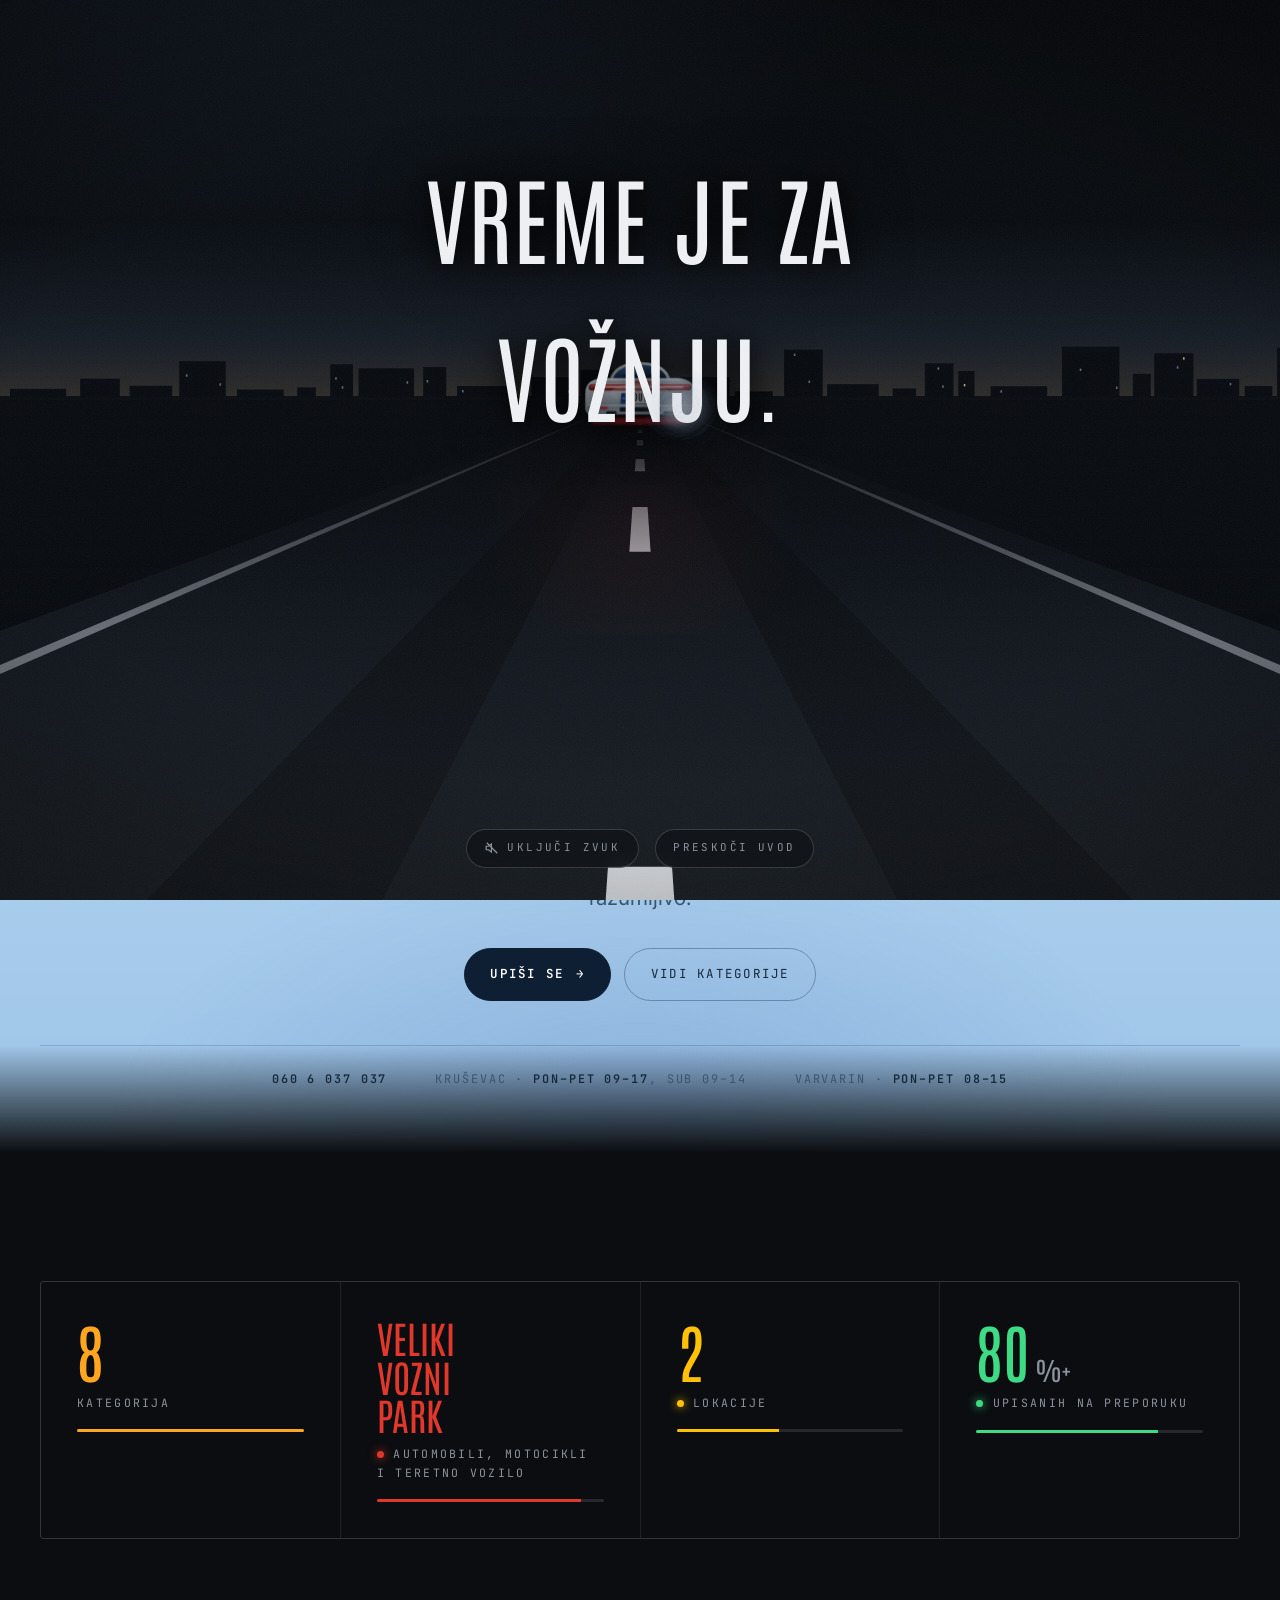
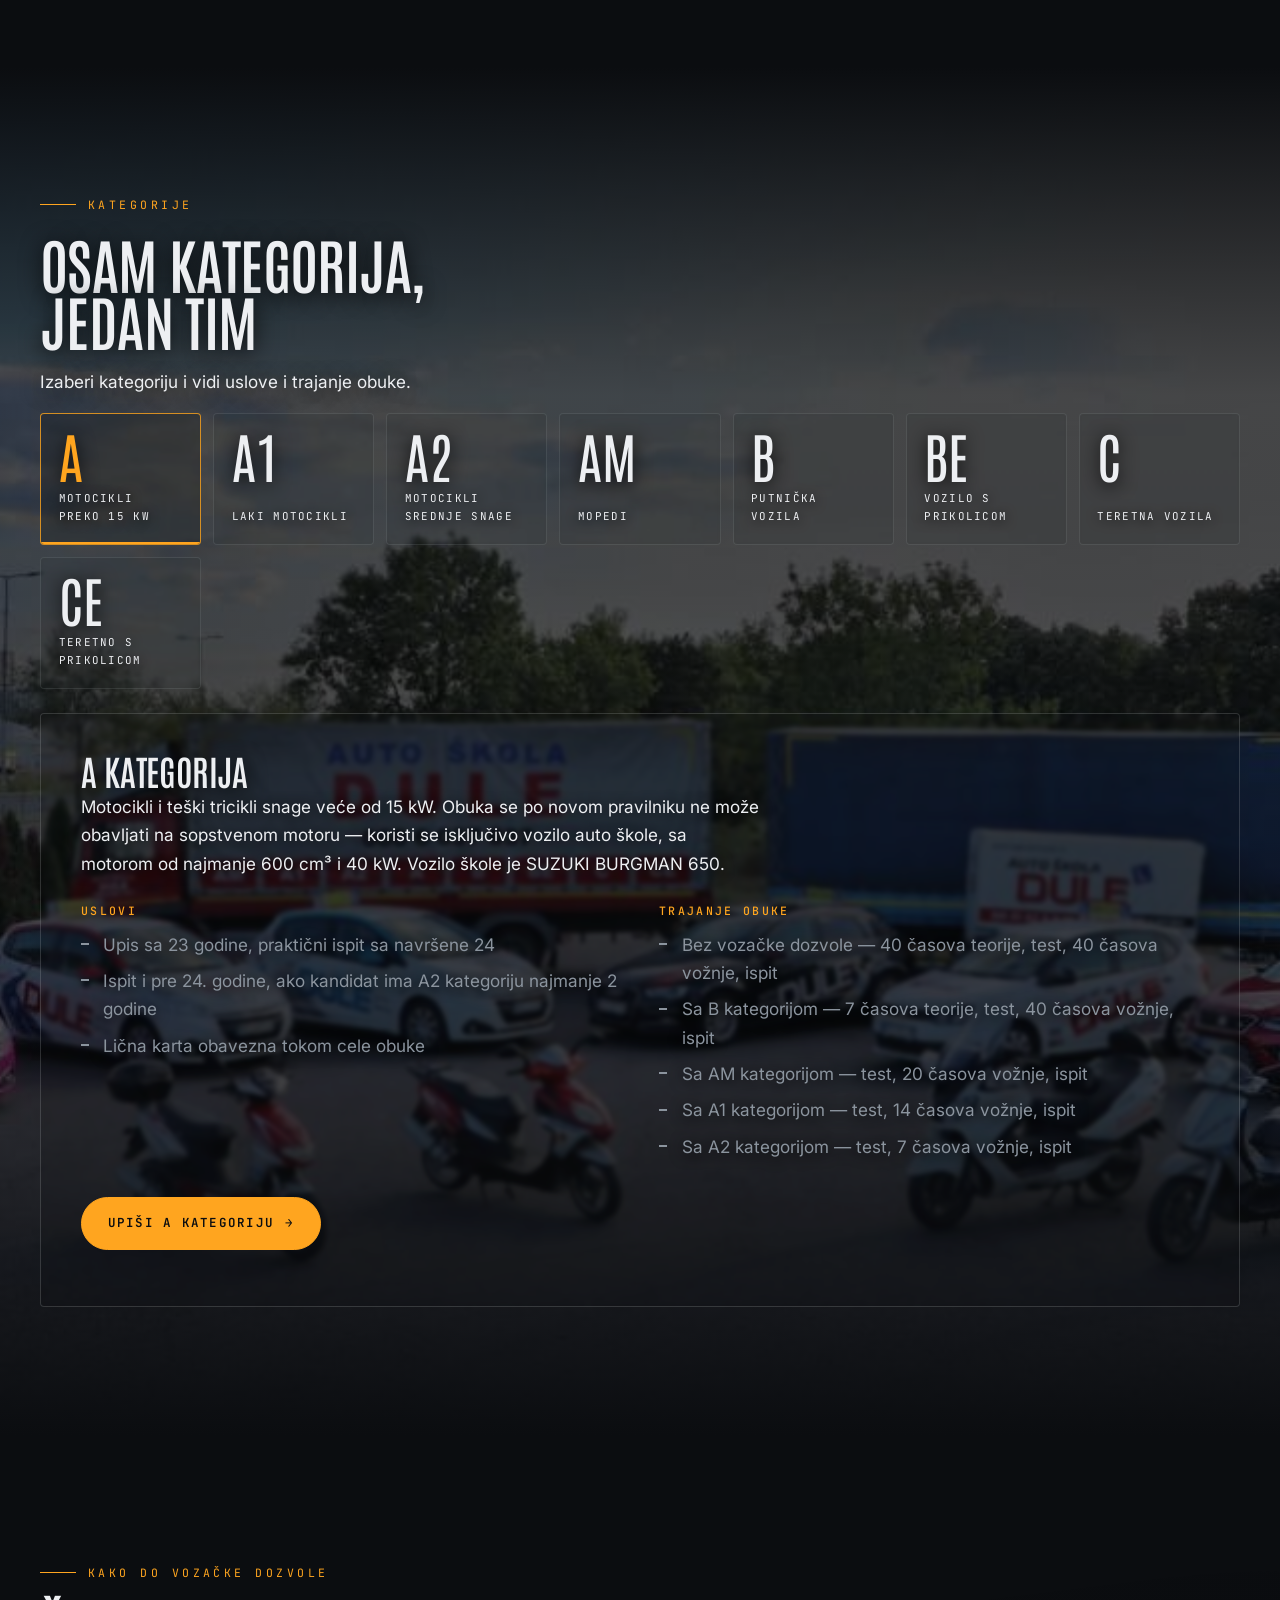
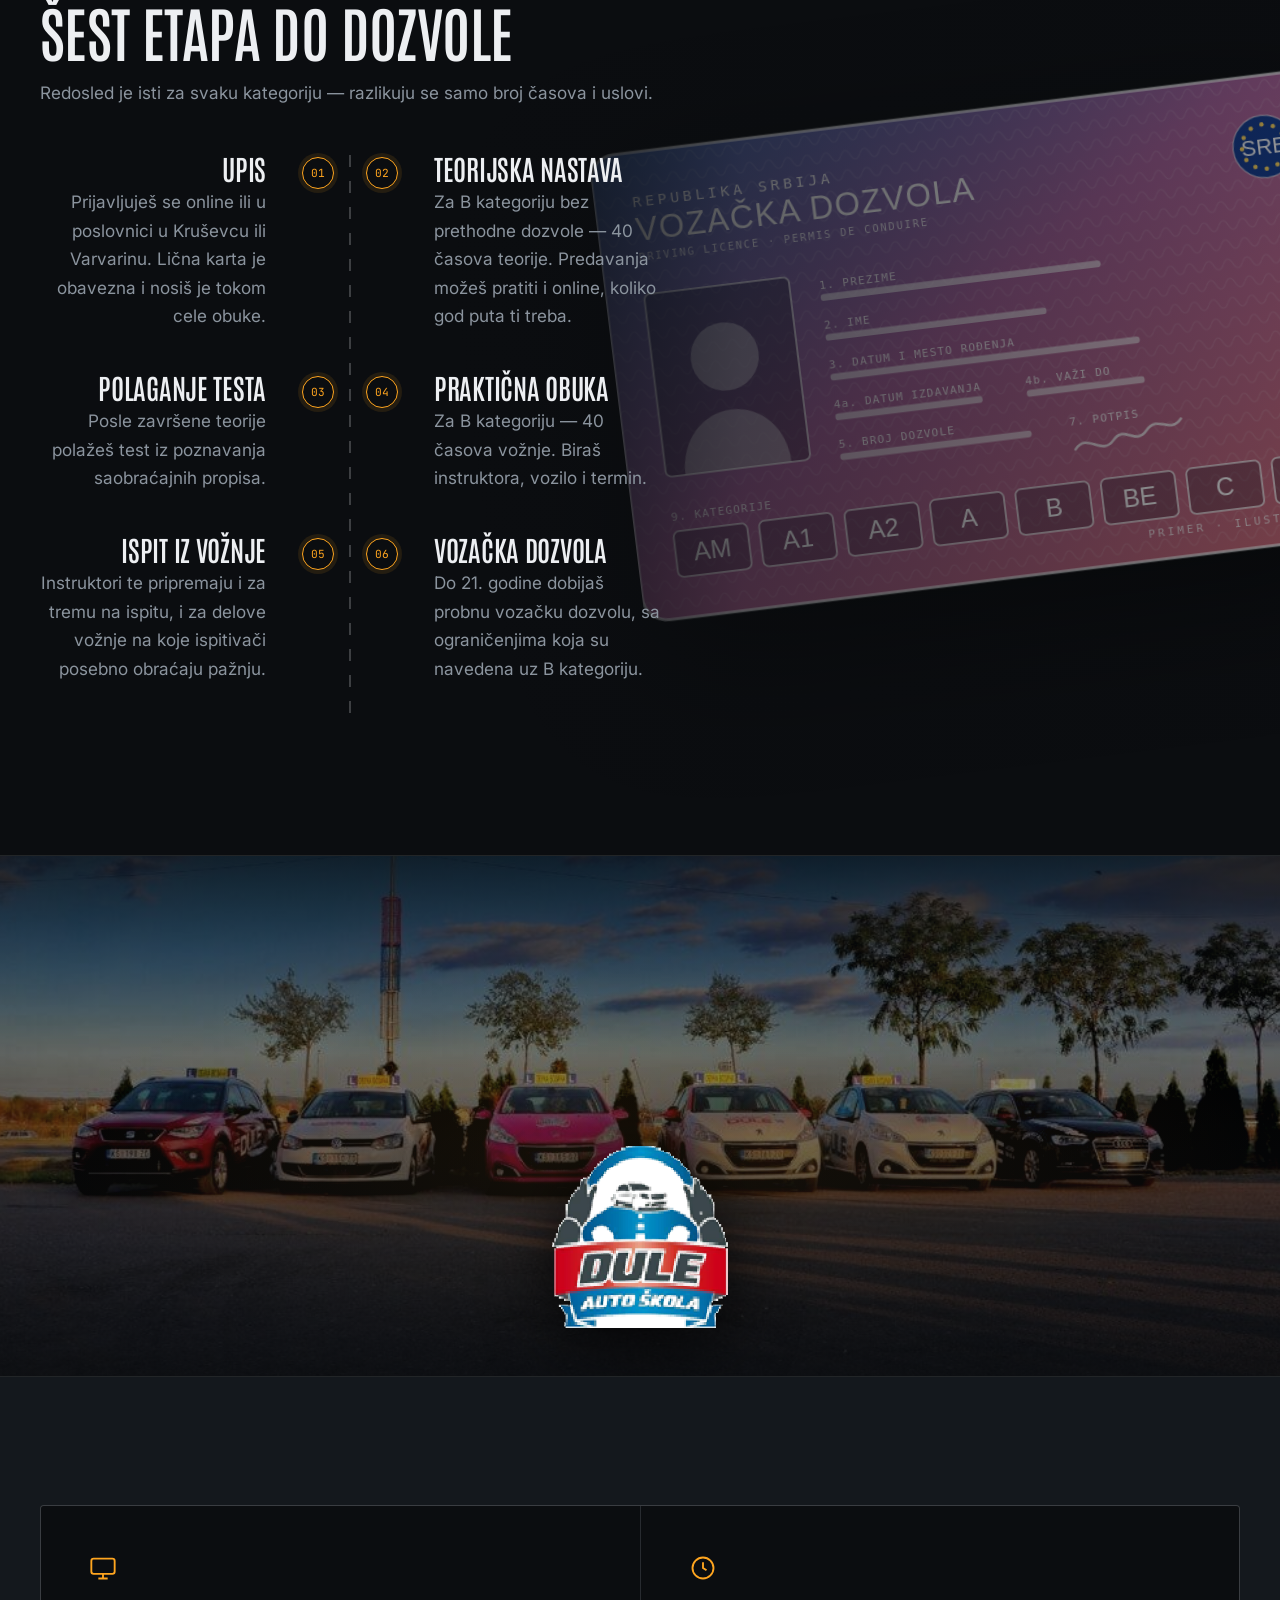
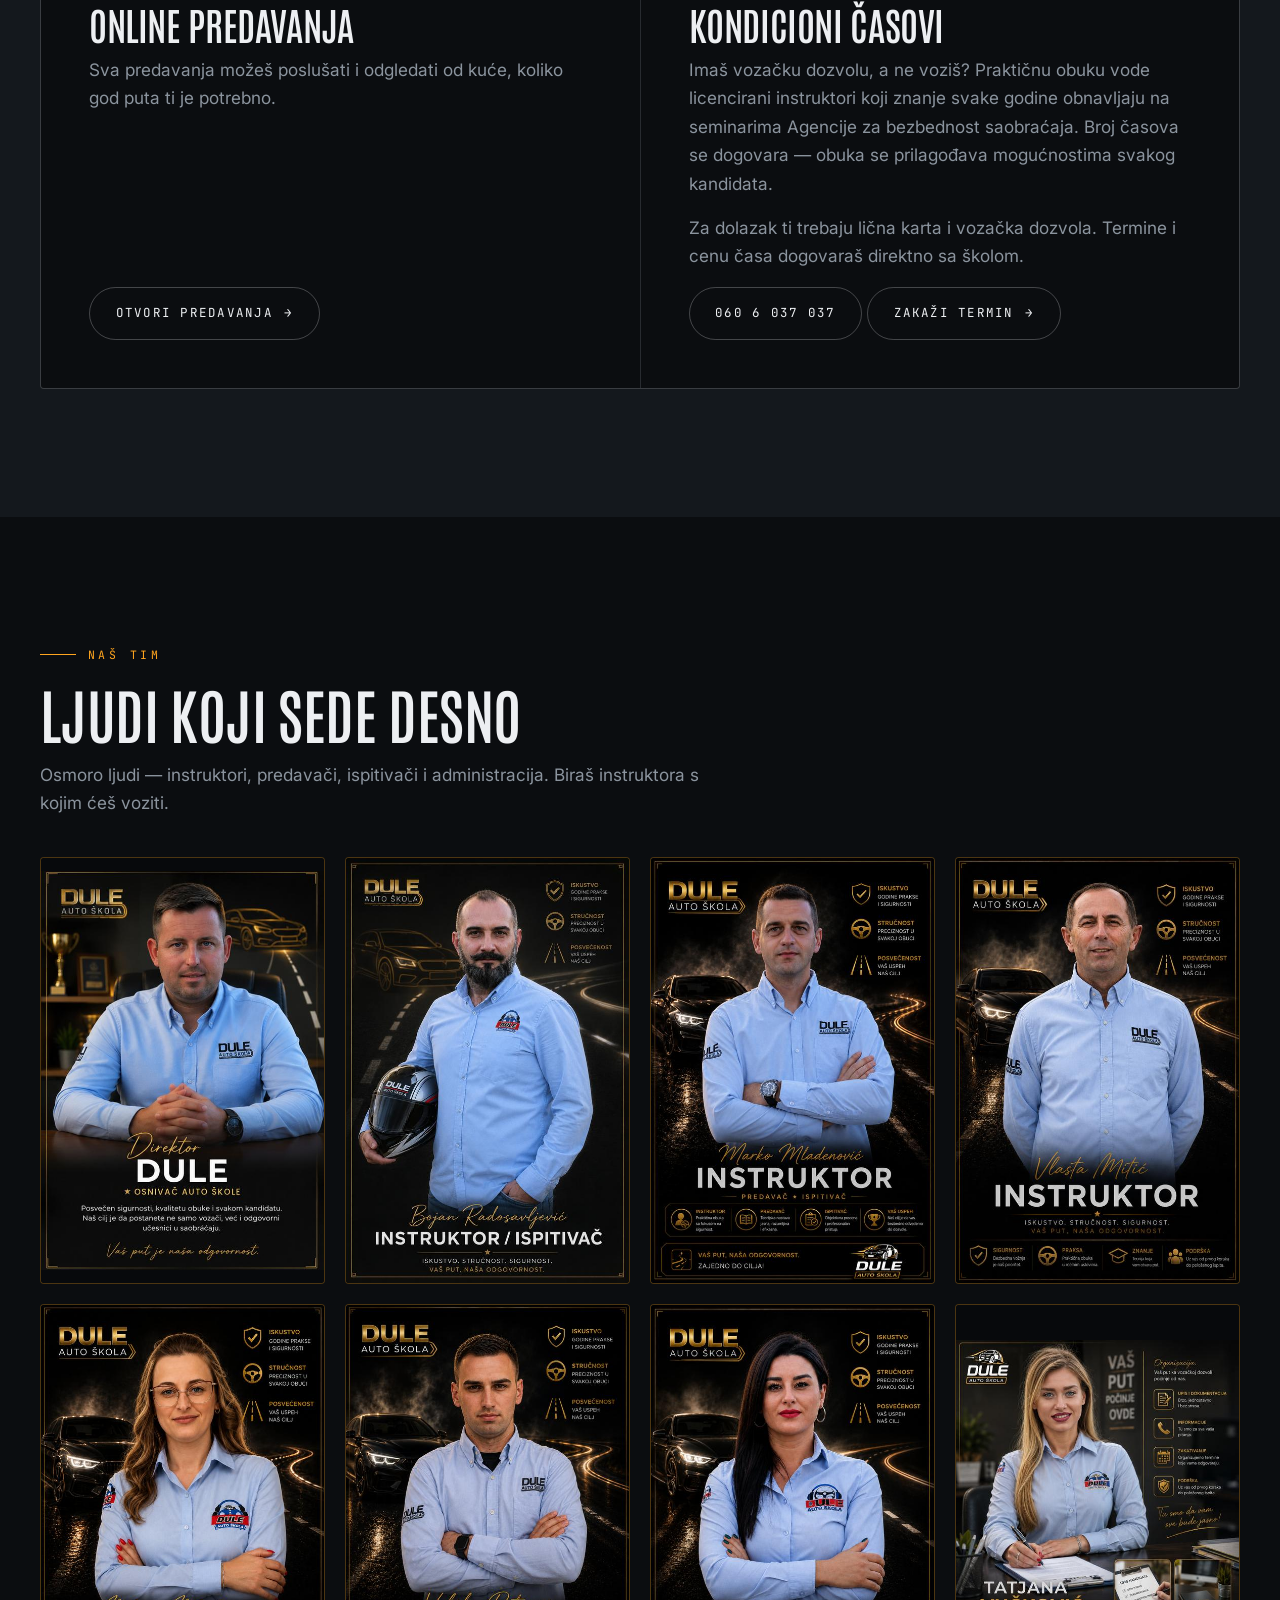
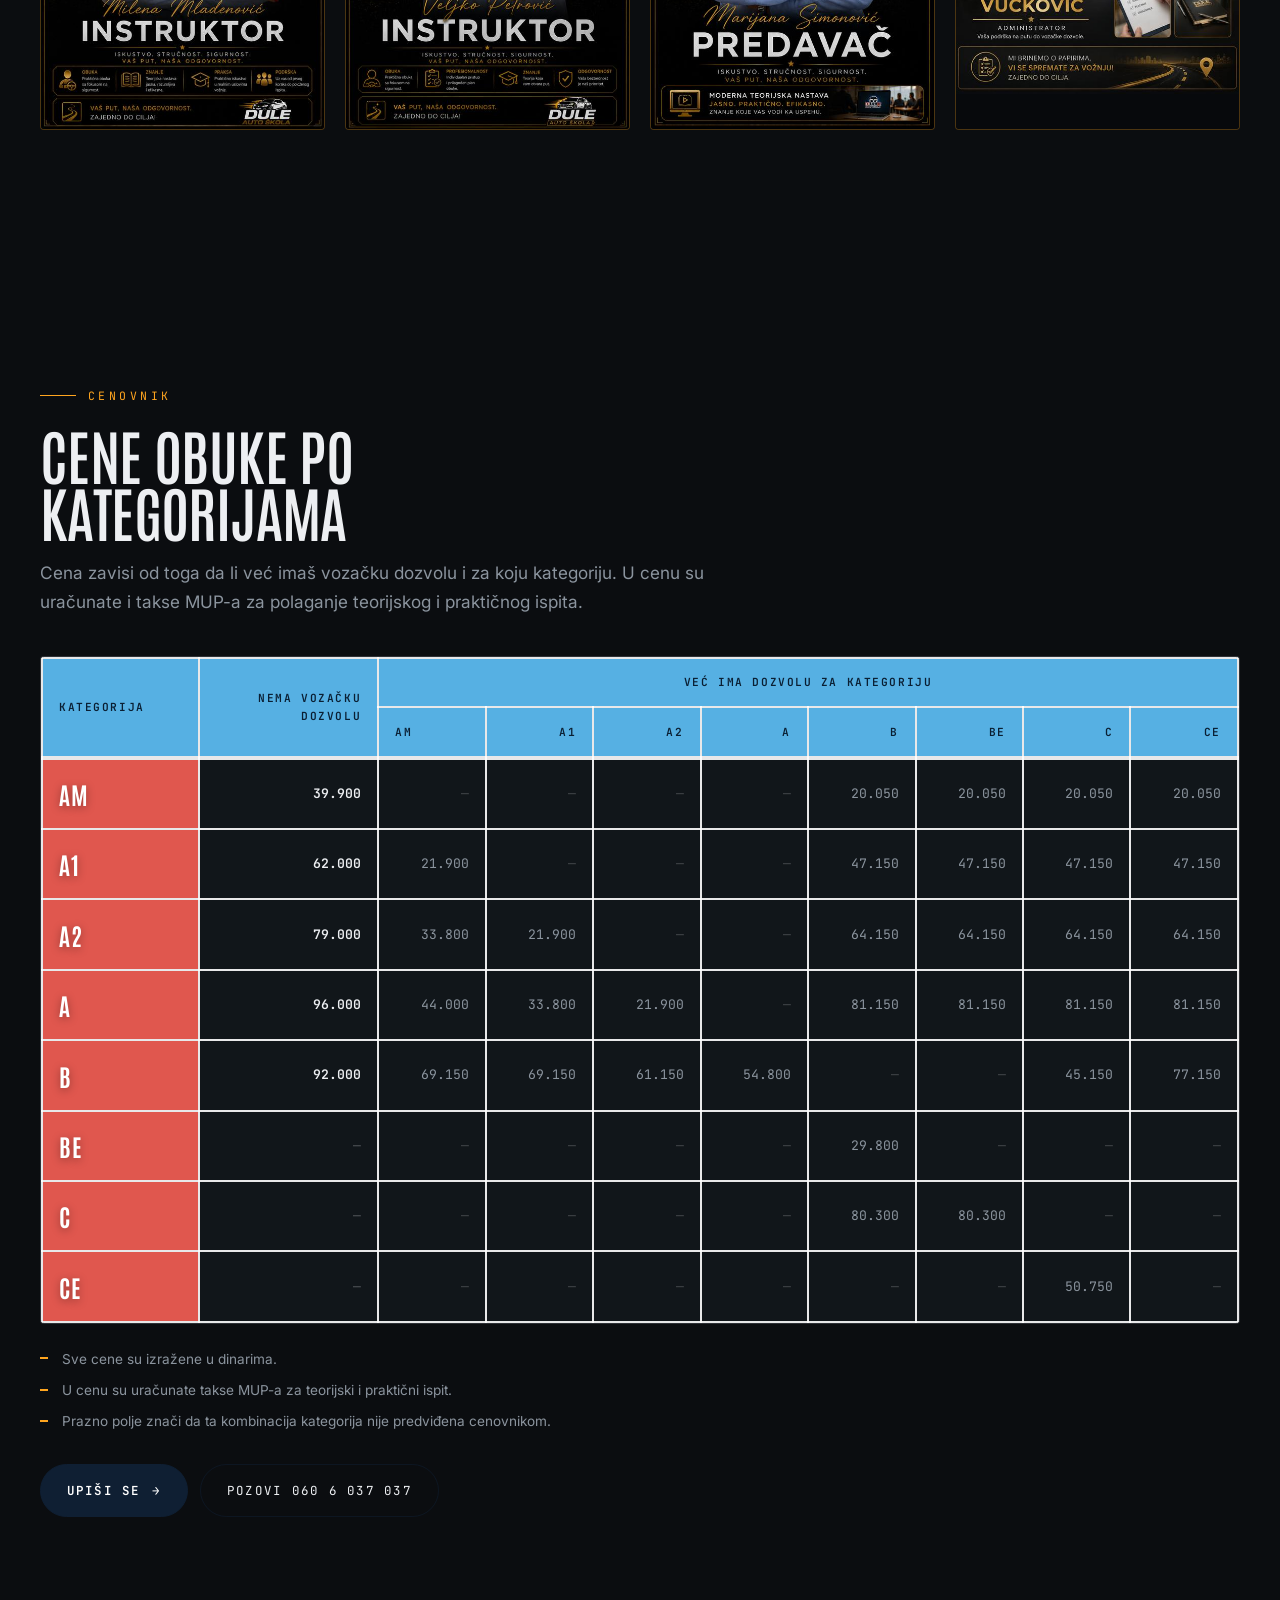
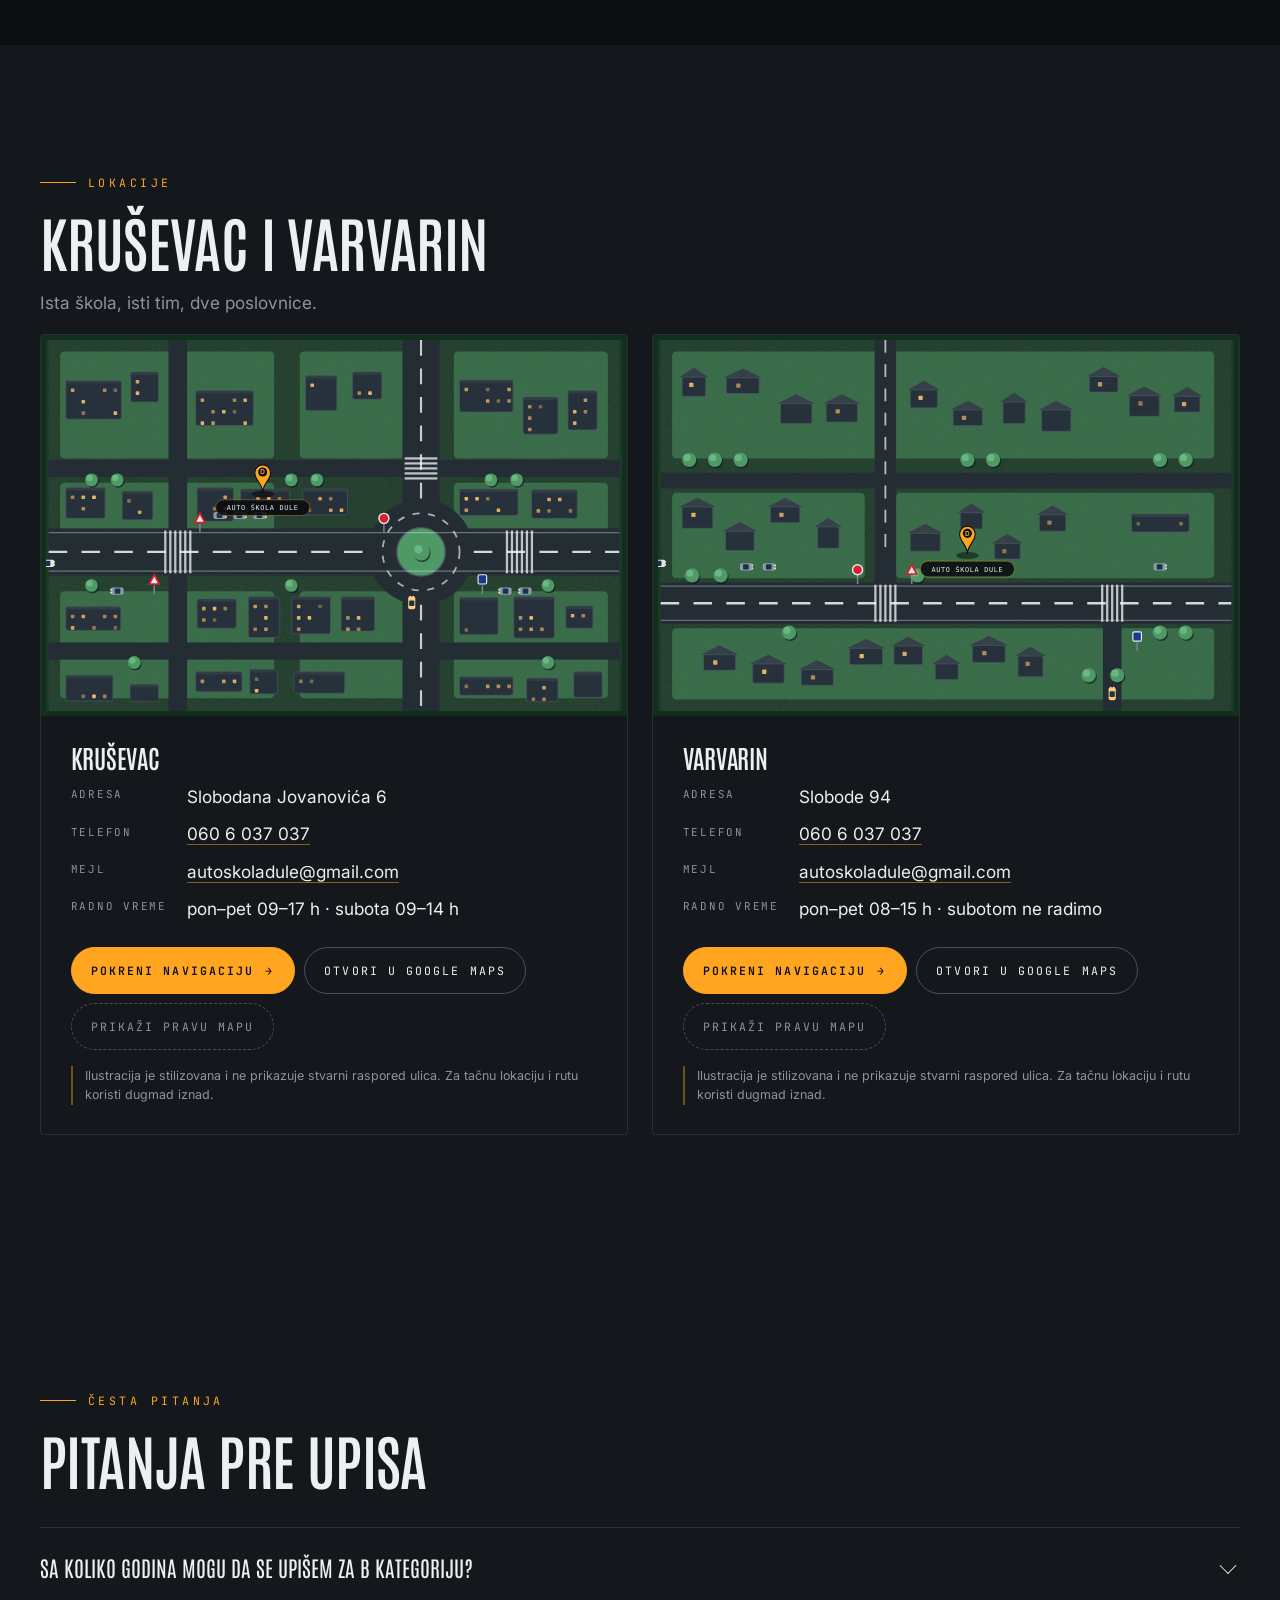
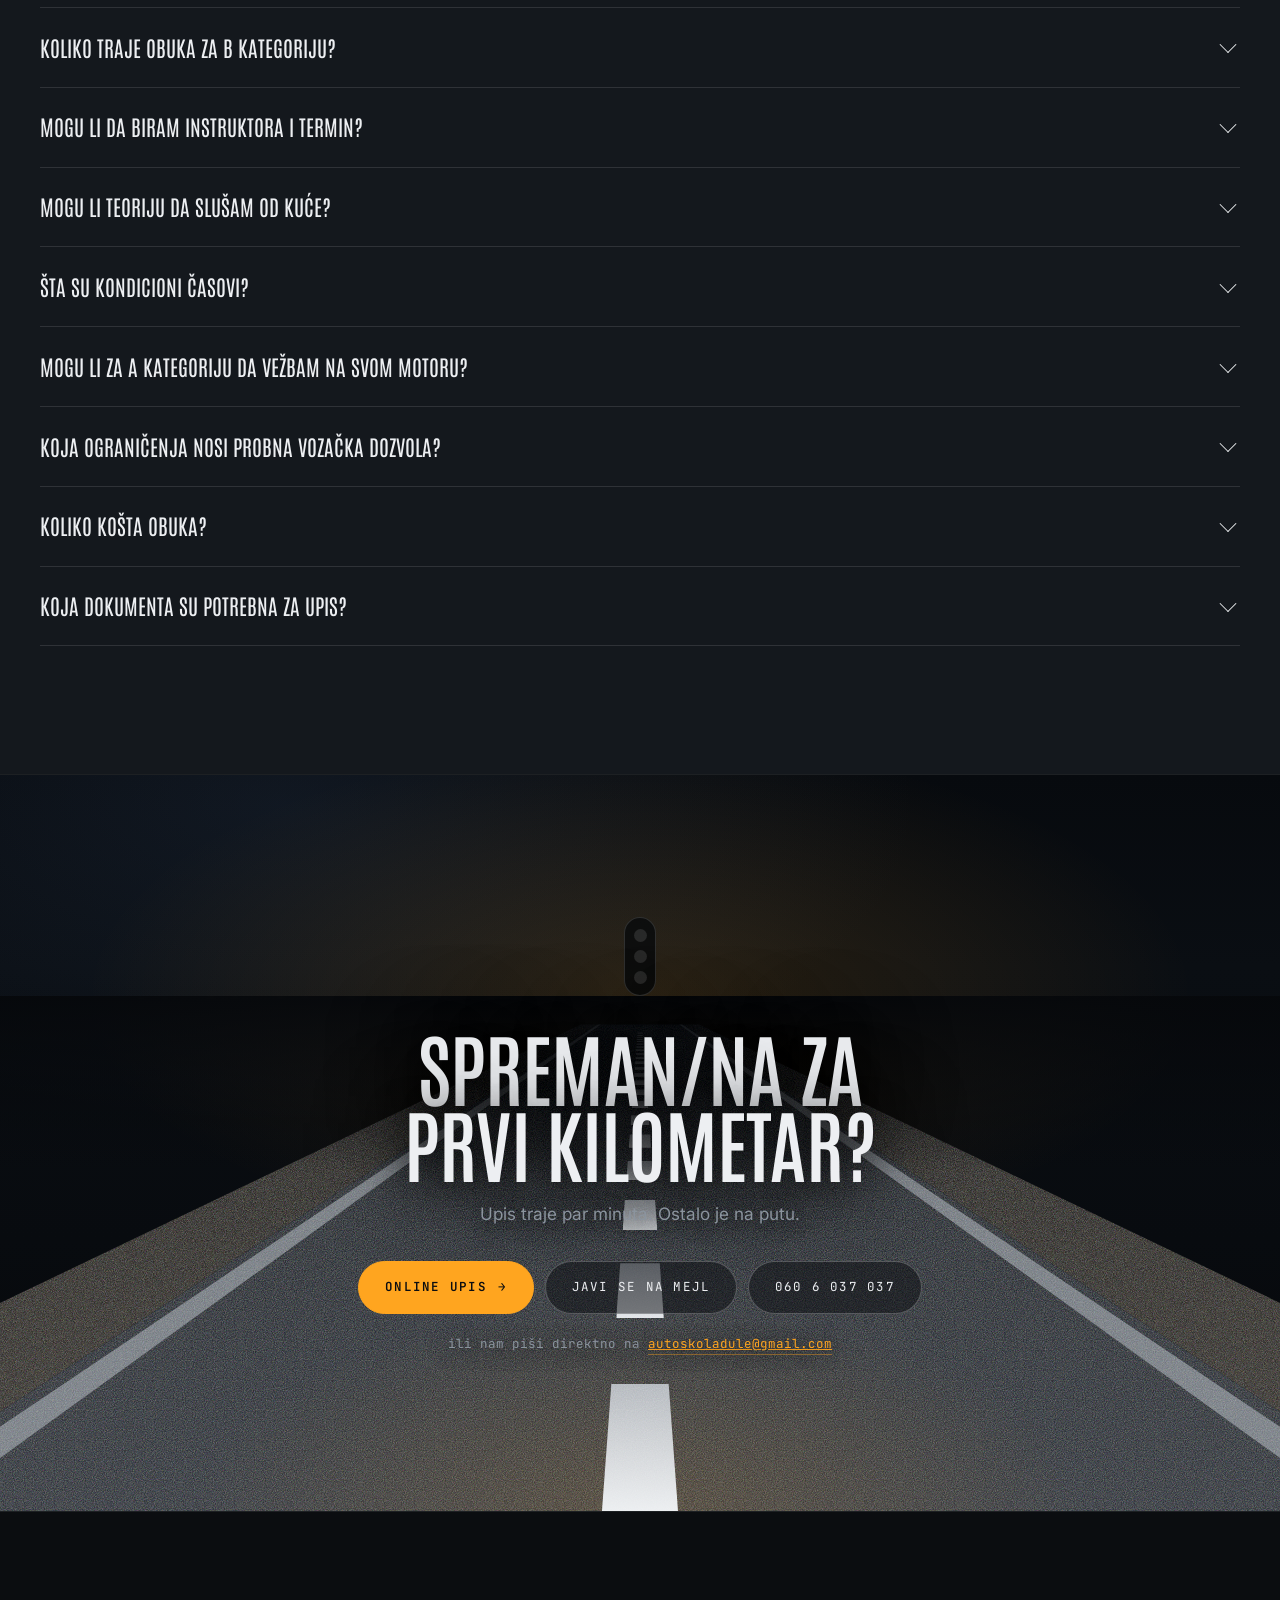
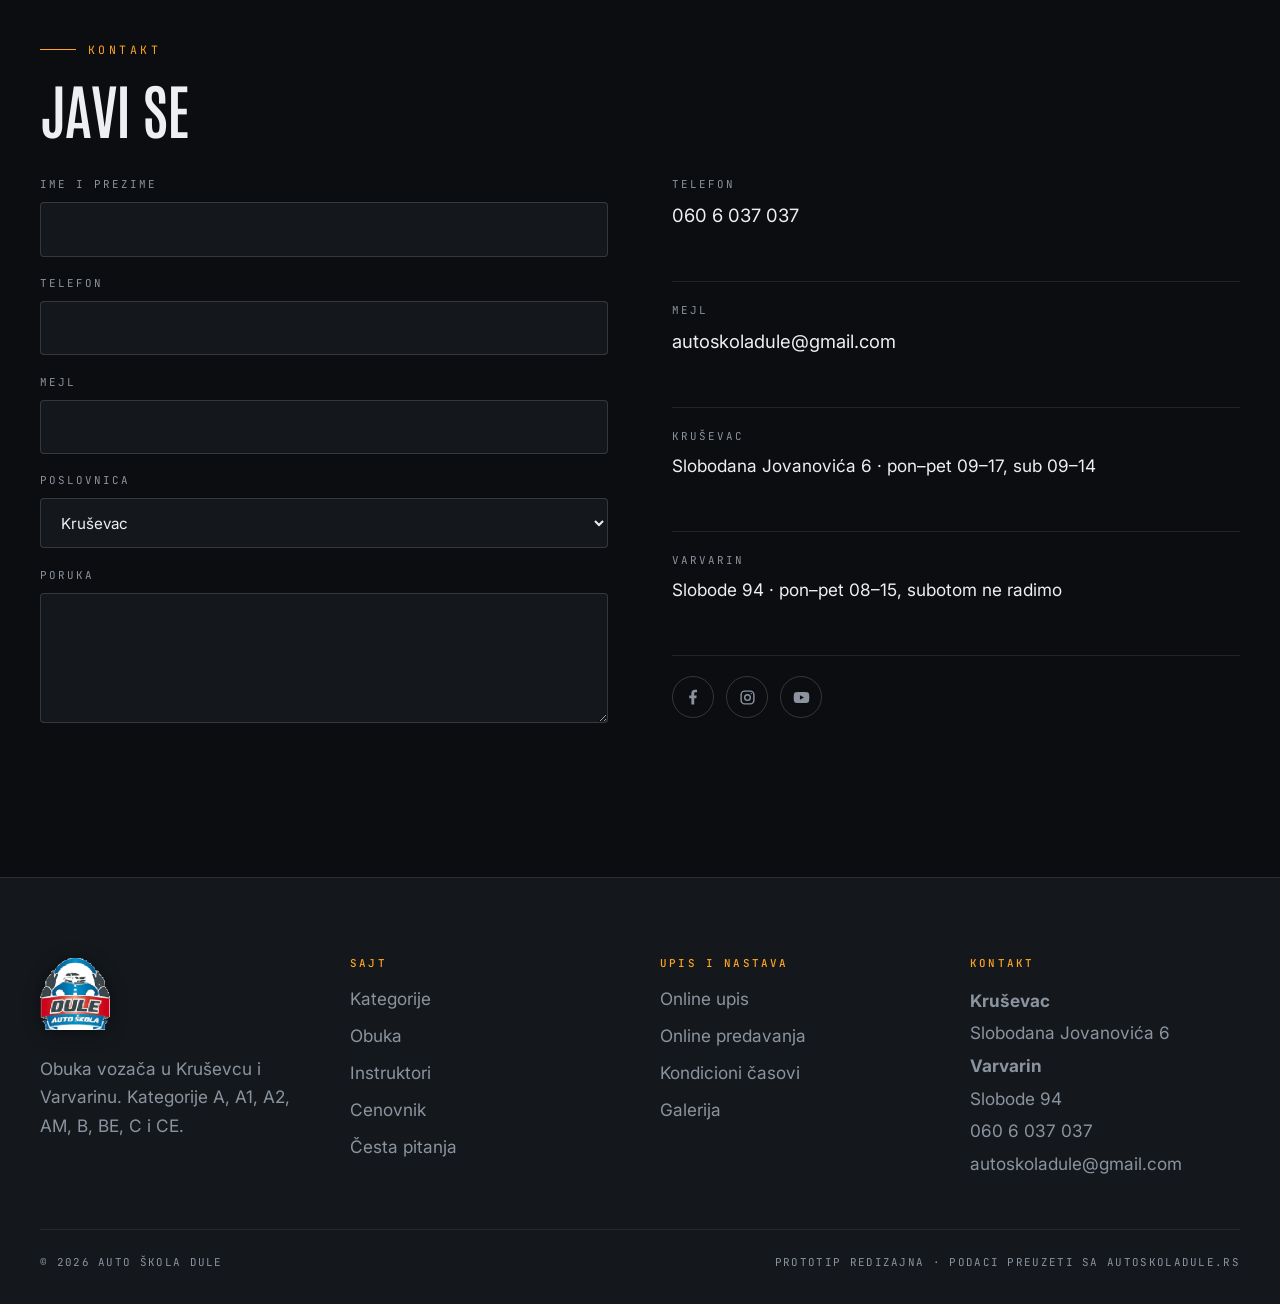
<file: index.html>
<!DOCTYPE html>
<html lang="sr">
<head>
<meta charset="utf-8">
<meta name="viewport" content="width=device-width, initial-scale=1">
<title>Auto škola Dule — obuka vozača u Kruševcu i Varvarinu</title>
<meta name="description" content="Auto škola Dule, Kruševac i Varvarin. Obuka za kategorije A, A1, A2, AM, B, BE, C i CE, online upis, online predavanja i kondicioni časovi vožnje.">
<meta name="theme-color" content="#0b0d10">
<link rel="canonical" href="https://autoskoladule.rs/">

<!-- Open Graph -->
<meta property="og:type" content="website">
<meta property="og:title" content="Auto škola Dule — Kruševac i Varvarin">
<meta property="og:description" content="Obuka za 8 kategorija, online upis i online predavanja. Dve lokacije: Kruševac i Varvarin.">
<meta property="og:url" content="https://autoskoladule.rs/">
<!-- PLACEHOLDER: og:image — dodati sliku 1200x630 px -->
<meta property="og:image" content="images/og-cover.jpg">

<link rel="preconnect" href="https://fonts.googleapis.com">
<link rel="preconnect" href="https://fonts.gstatic.com" crossorigin>
<link href="https://fonts.googleapis.com/css2?family=Antonio:wght@400;600;700&family=Inter:wght@400;500;600&family=JetBrains+Mono:wght@400;500&display=swap" rel="stylesheet">
<link rel="stylesheet" href="style.css">

<script type="application/ld+json">
{
  "@context": "https://schema.org",
  "@type": "DrivingSchool",
  "name": "Auto škola Dule",
  "url": "https://autoskoladule.rs/",
  "email": "autoskoladule@gmail.com",
  "telephone": "+381606037037",
  "sameAs": [
    "https://www.facebook.com/dule.autoskola/",
    "https://www.instagram.com/autoskoladule/",
    "https://www.youtube.com/channel/UC92BBUXjT8KW2FbSgrHSTdQ"
  ],
  "location": [
    {
      "@type": "Place",
      "name": "Auto škola Dule — Kruševac",
      "address": {
        "@type": "PostalAddress",
        "streetAddress": "Slobodana Jovanovića 6",
        "addressLocality": "Kruševac",
        "addressCountry": "RS"
      },
      "openingHours": ["Mo-Fr 09:00-17:00", "Sa 09:00-14:00"]
    },
    {
      "@type": "Place",
      "name": "Auto škola Dule — Varvarin",
      "address": {
        "@type": "PostalAddress",
        "streetAddress": "Slobode 94",
        "addressLocality": "Varvarin",
        "addressCountry": "RS"
      },
      "openingHours": ["Mo-Fr 08:00-15:00"]
    }
  ]
}
</script>
</head>

<body>
<a class="preskoci-na-sadrzaj" href="#sadrzaj">Preskoči na sadržaj</a>

<!-- ==========================================================
     CINEMATIC INTRO
     Sloj 1: video (ako fajl postoji)
     Sloj 2: SVG/canvas scena — uvek radi, i bez ijednog assets fajla
     ========================================================== -->
<!-- intro je skriven dok ga main.js uspešno ne pokrene; ako JS otkaže, sajt se vidi normalno -->
<div class="intro" id="intro" hidden role="dialog" aria-label="Uvodna scena" aria-modal="true">

  <div class="intro__kamera" id="kamera" aria-hidden="true">

    <!-- opcioni video sloj -->
    <!-- Kad dodaš snimak, upiši putanje u data- atribute; JS ih tek tada učitava.
         Prazni atributi znače: koristi se scena ispod i nema nijednog mrežnog zahteva. -->
    <video class="intro__video" id="introVideo" muted playsinline preload="none"
           data-mp4="" data-webm="" data-poster=""
           data-uputstvo="Upiši video/intro.mp4 i images/intro-poster.jpg kad snimak bude gotov"></video>

    <!-- scena bez video fajla -->
    <div class="scena" id="scena">
      <div class="scena__nebo"></div>

      <!-- put, središnja linija, siluete grada — perspektivna projekcija -->
      <canvas class="scena__put" id="putCanvas"></canvas>

      <div class="scena__magla"></div>

      <div class="scena__vozilo" id="vozilo">
       <div class="scena__vozilo-telo">
        <svg viewBox="0 0 640 400" xmlns="http://www.w3.org/2000/svg" role="img" aria-label="Automobil na putu noću">
          <defs>
            <linearGradient id="lak" x1=".25" y1="0" x2=".75" y2="1">
              <stop offset="0"   stop-color="#f6f9fc"/>
              <stop offset=".18" stop-color="#dce4ec"/>
              <stop offset=".44" stop-color="#aeb9c6"/>
              <stop offset=".7"  stop-color="#7b8794"/>
              <stop offset=".88" stop-color="#525d69"/>
              <stop offset="1"   stop-color="#3a434d"/>
            </linearGradient>
            <linearGradient id="lakKrov" x1="0" y1="0" x2="0" y2="1">
              <stop offset="0"   stop-color="#eef4fa"/>
              <stop offset=".6"  stop-color="#b6c2cf"/>
              <stop offset="1"   stop-color="#8d99a7"/>
            </linearGradient>
            <linearGradient id="staklo" x1=".2" y1="0" x2=".7" y2="1">
              <stop offset="0"   stop-color="#4179bd"/>
              <stop offset=".35" stop-color="#1e4479"/>
              <stop offset=".75" stop-color="#112a4e"/>
              <stop offset="1"   stop-color="#0a1830"/>
            </linearGradient>
            <linearGradient id="odsjaj" x1="0" y1="0" x2="1" y2="0">
              <stop offset="0"   stop-color="#fff" stop-opacity="0"/>
              <stop offset=".4"  stop-color="#fff" stop-opacity=".3"/>
              <stop offset=".65" stop-color="#fff" stop-opacity=".06"/>
              <stop offset="1"   stop-color="#fff" stop-opacity="0"/>
            </linearGradient>
            <linearGradient id="stop" x1="0" y1="0" x2="0" y2="1">
              <stop offset="0"   stop-color="#ff8f82"/>
              <stop offset=".42" stop-color="#d81f2a"/>
              <stop offset="1"   stop-color="#78120e"/>
            </linearGradient>
            <linearGradient id="metal" x1="0" y1="0" x2="0" y2="1">
              <stop offset="0"   stop-color="#e3e9f0"/>
              <stop offset=".5"  stop-color="#8b96a3"/>
              <stop offset="1"   stop-color="#3a434d"/>
            </linearGradient>
            <linearGradient id="tablicaSjaj" x1="0" y1="0" x2="0" y2="1">
              <stop offset="0"   stop-color="#ffffff"/>
              <stop offset=".55" stop-color="#f2f6fa"/>
              <stop offset="1"   stop-color="#d3dbe4"/>
            </linearGradient>
            <radialGradient id="senka" cx=".5" cy=".5" r=".5">
              <stop offset="0" stop-color="#000" stop-opacity=".92"/>
              <stop offset="1" stop-color="#000" stop-opacity="0"/>
            </radialGradient>
            <radialGradient id="lampaTablice" cx=".5" cy="0" r="1">
              <stop offset="0"   stop-color="#fff" stop-opacity=".55"/>
              <stop offset="1"   stop-color="#fff" stop-opacity="0"/>
            </radialGradient>
            <filter id="sjaj" x="-90%" y="-90%" width="280%" height="280%">
              <feGaussianBlur stdDeviation="7" result="b"/>
              <feMerge><feMergeNode in="b"/><feMergeNode in="b"/><feMergeNode in="SourceGraphic"/></feMerge>
            </filter>
            <filter id="mekano" x="-40%" y="-40%" width="180%" height="180%">
              <feGaussianBlur stdDeviation="7"/>
            </filter>
          </defs>

          <!-- senka -->
          <ellipse cx="320" cy="352" rx="262" ry="30" fill="url(#senka)"/>

          <!-- točkovi, široko razmaknuti -->
          <path d="M92 288h78v54a10 10 0 0 1-10 10h-58a10 10 0 0 1-10-10z" fill="#06080b"/>
          <path d="M470 288h78v54a10 10 0 0 1-10 10h-58a10 10 0 0 1-10-10z" fill="#06080b"/>
          <path d="M100 344h58M482 344h58" stroke="#252d36" stroke-width="3" opacity=".9"/>

          <!-- niska, zategnuta linija krova -->
          <path d="M186 196c14-52 58-80 134-80s120 28 134 80z" fill="url(#lakKrov)"/>
          <path d="M202 192c12-42 52-64 118-64s106 22 118 64z" fill="url(#staklo)"/>
          <path d="M216 156c22-18 58-26 104-26s82 8 104 26l6 12H210z" fill="url(#odsjaj)" opacity=".5"/>
          <path d="M248 170l64 8" stroke="#0b1730" stroke-width="3" stroke-linecap="round" opacity=".8"/>

          <!-- široka karoserija sa izvučenim bokovima -->
          <path d="M84 318V250c0-38 22-58 66-64h340c44 6 66 26 66 64v68c0 10-7 17-17 17H101c-10 0-17-7-17-17z"
                fill="url(#lak)" stroke="#eaf0f6" stroke-width="1.6"/>
          <path d="M84 260c0-34 20-54 52-62v122c-34-6-52-24-52-46z" fill="#c3cdd9" opacity=".45"/>
          <path d="M556 260c0-34-20-54-52-62v122c34-6 52-24 52-46z" fill="#c3cdd9" opacity=".45"/>
          <path d="M92 244c78-20 378-20 456 0" fill="none" stroke="#fff" stroke-width="1.8" opacity=".45"/>

          <!-- ivica prtljažnika sa trećim stop svetlom -->
          <path d="M170 196h300c12 0 18 6 18 12H152c0-6 6-12 18-12z" fill="#b8c4d1"/>
          <rect class="vozilo__stop" x="272" y="199" width="96" height="6" rx="3" fill="url(#stop)" filter="url(#sjaj)"/>

          <!-- svetlosna traka preko celog zadnjeg kraja -->
          <g class="vozilo__stop">
            <rect x="98" y="212" width="444" height="26" rx="13" fill="#141a21"/>
            <rect x="104" y="216" width="432" height="18" rx="9" fill="url(#stop)" filter="url(#sjaj)"/>
            <rect x="132" y="221" width="376" height="6" rx="3" fill="#ffe3de" opacity=".85"/>
          </g>
          <g class="vozilo__zmigavac">
            <rect x="104" y="216" width="80" height="18" rx="9" fill="#ffa51f" filter="url(#sjaj)"/>
            <rect x="456" y="216" width="80" height="18" rx="9" fill="#ffa51f" filter="url(#sjaj)"/>
          </g>

          <!-- TABLICA — krupnija, osvetljena, sa hromiranim ramom -->
          <g class="vozilo__tablica">
            <ellipse cx="320" cy="252" rx="132" ry="42" fill="url(#lampaTablice)" opacity=".85"/>
            <rect x="234" y="246" width="172" height="52" rx="6" fill="url(#metal)"/>
            <rect x="238" y="250" width="164" height="44" rx="4" fill="url(#tablicaSjaj)"/>
            <rect x="238" y="250" width="22" height="44" rx="4" fill="#123a8f"/>
            <text x="249" y="277" text-anchor="middle" font-family="JetBrains Mono, monospace"
                  font-size="10" fill="#eaf0ff">SRB</text>
            <text x="332" y="285" text-anchor="middle" font-family="Antonio, Oswald, Arial Narrow, sans-serif"
                  font-size="40" font-weight="700" letter-spacing="3.5" fill="#0d1117">DULE</text>
          </g>

          <!-- branik, difuzor, auspusi -->
          <path d="M88 300h464v28c0 8-6 14-14 14H102c-8 0-14-6-14-14z" fill="#8994a2"/>
          <path d="M88 300h464v6H88z" fill="#e4ebf2" opacity=".5"/>
          <path d="M232 312h176v18H232z" fill="#0e1319"/>
          <path d="M238 318h164" stroke="#242c35" stroke-width="2"/>
          <rect x="146" y="310" width="34" height="10" rx="5" fill="#c8202b" opacity=".9"/>
          <rect x="460" y="310" width="34" height="10" rx="5" fill="#c8202b" opacity=".9"/>
          <rect id="auspuhTacka" x="420" y="326" width="48" height="15" rx="7.5"
                fill="#070a0d" stroke="url(#metal)" stroke-width="2"/>
          <rect x="172" y="326" width="48" height="15" rx="7.5"
                fill="#070a0d" stroke="url(#metal)" stroke-width="2" opacity=".85"/>

          <!-- odsjaj svetala na asfaltu -->
          <g class="vozilo__odraz" filter="url(#mekano)" opacity=".55">
            <rect x="110" y="356" width="420" height="28" rx="14" fill="#d81f2a" opacity=".45"/>
          </g>
        </svg>
       </div>
      </div>

    </div>

    <div class="intro__vinjeta"></div>
    <div class="intro__zrno"></div>
  </div>

  <!-- dim: isti oblak u dva sloja — jedan iza teksta, jedan ispred njega,
       pa se slova formiraju unutar oblaka, a ne ispod njega -->
  <canvas class="scena__dim" id="dimCanvas" aria-hidden="true"></canvas>
  <canvas class="scena__dim scena__dim--ispred" id="dimPredCanvas" aria-hidden="true"></canvas>

  <div class="intro__sadrzaj">
    <p class="intro__linija" id="introLinija">Vreme je za vožnju.</p>
    <p class="intro__pod" id="introPod">Tvoj prvi kilometar.</p>
    <div class="intro__start" id="introStart">
      <div class="pedale" id="pedale">

        <!-- kvačilo i kočnica su čisto vizuelni elementi -->
        <div class="pedala pedala--staticna" aria-hidden="true">
          <span class="pedala__ploca"><i></i></span>
          <span class="pedala__ime">Kvačilo</span>
        </div>

        <div class="pedala pedala--staticna" aria-hidden="true">
          <span class="pedala__ploca pedala__ploca--siroka"><i></i></span>
          <span class="pedala__ime">Kočnica</span>
        </div>

        <!-- jedina interaktivna papučica -->
        <button class="pedala pedala--gas" type="button" id="pedalaGas"
                aria-describedby="pedaleUput">
          <span class="pedala__ploca pedala__ploca--uska" aria-hidden="true"><i></i></span>
          <span class="pedala__ime">Gas</span>
        </button>

      </div>
      <p class="pedale__uput" id="pedaleUput" role="status">
        Pritisni <b>gas</b> i ulaziš na sajt
      </p>
    </div>
  </div>

  <div class="intro__alatke">
    <button type="button" id="dugmeZvuk" aria-pressed="false">
      <svg class="ikona-zvuk" width="14" height="14" viewBox="0 0 24 24" fill="none"
           stroke="currentColor" stroke-width="2" aria-hidden="true">
        <path d="M11 5 6 9H2v6h4l5 4z"/>
        <path class="talas" d="M15.5 8.5a5 5 0 0 1 0 7"/>
        <path class="talas talas--2" d="M18.5 5.5a9 9 0 0 1 0 13"/>
        <path class="precrtano" d="M3 3l18 18"/>
      </svg>
      <span id="tekstZvuk">Uključi zvuk</span>
    </button>
    <button type="button" id="dugmePreskoci">Preskoči uvod</button>
  </div>
</div>

<!-- skrol traka -->
<div class="traka" aria-hidden="true"><div class="traka__napredak" id="trakaNapredak"></div></div>

<!-- ==========================================================
     ZAGLAVLJE
     ========================================================== -->
<header class="zaglavlje" id="zaglavlje">
  <div class="omot zaglavlje__red">
    <a class="logo" href="#pocetna" aria-label="Auto škola Dule — početna">
      <!-- PLACEHOLDER: kad stigne logo u visokoj rezoluciji, dodaj ga kao
           srcset="images/logo.png 1x, images/logo@2x.png 2x" -->
      <img class="logo__slika" alt="Auto škola Dule" width="234" height="242"
           src="images/logo.png"
           onerror="this.closest('.logo').classList.add('logo--bez-slike')">
      <span class="logo__tekst" aria-hidden="true">Auto škola <b>Dule</b></span>
    </a>

    <nav class="meni" id="meni" aria-label="Glavna navigacija">
      <a href="#pocetna">Početna</a>
      <a href="#kategorije">Kategorije</a>
      <a href="#obuka">Obuka</a>
      <a href="#tim">Instruktori</a>
      <a href="#cenovnik">Cenovnik</a>
      <a href="#upis">Online upis</a>
      <a href="#faq">Pitanja</a>
      <a href="#kontakt">Kontakt</a>
    </nav>

    <a class="dugme dugme--puno zaglavlje__cta"
       href="https://autoskoladule.rs/online-upis/">Upiši se</a>

    <button class="meni-taster" id="meniTaster" aria-expanded="false" aria-controls="meni">
      <span class="crte" aria-hidden="true"><i></i><i></i><i></i></span>
      <span id="meniTekst">Meni</span>
    </button>
  </div>
</header>

<main id="sadrzaj">

<!-- ==========================================================
     HERO
     ========================================================== -->
<section class="hero" id="pocetna">
  <div class="omot hero__sredina">
    <p class="oznaka oznaka--sredina">Kruševac &nbsp;/&nbsp; Varvarin</p>

    <div class="hero__znak">
      <p class="hero__parola hero__parola--levo">Budi deo<br>našeg tima</p>
      <h1 class="hero__naslov">
        <img class="hero__logo" width="234" height="242" fetchpriority="high"
             src="images/logo.png" alt="Auto škola Dule">
      </h1>
      <p class="hero__parola hero__parola--desno">Zajedno<br>ka uspehu</p>
    </div>

    <!-- instrument tabla: dve fotografije i brzinomer između njih -->
    <div class="hero__tabla">
      <figure class="ciferblat ciferblat--foto">
          <img src="images/ciferblat-skuteri.jpg" width="250" height="250" alt="Instruktorke Auto škole Dule pored skutera i motocikala">
          <svg class="ciferblat__prsten" viewBox="0 0 400 400" aria-hidden="true"><circle cx="200" cy="200" r="194" fill="none" stroke="currentColor" stroke-width="2" opacity=".5"/><path d="M200.0 14.0 L200.0 30.0 M219.4 15.0 L218.6 23.0 M238.7 18.1 L237.0 25.9 M257.5 23.1 L255.0 30.7 M275.7 30.1 L272.4 37.4 M293.0 38.9 L285.0 52.8 M309.3 49.5 L304.6 56.0 M324.5 61.8 L319.1 67.7 M338.2 75.5 L332.3 80.9 M350.5 90.7 L344.0 95.4 M361.1 107.0 L347.2 115.0 M369.9 124.3 L362.6 127.6 M376.9 142.5 L369.3 145.0 M381.9 161.3 L374.1 163.0 M385.0 180.6 L377.0 181.4 M386.0 200.0 L370.0 200.0 M385.0 219.4 L377.0 218.6 M381.9 238.7 L374.1 237.0 M376.9 257.5 L369.3 255.0 M369.9 275.7 L362.6 272.4 M361.1 293.0 L347.2 285.0 M350.5 309.3 L344.0 304.6 M338.2 324.5 L332.3 319.1 M324.5 338.2 L319.1 332.3 M309.3 350.5 L304.6 344.0 M293.0 361.1 L285.0 347.2 M275.7 369.9 L272.4 362.6 M257.5 376.9 L255.0 369.3 M238.7 381.9 L237.0 374.1 M219.4 385.0 L218.6 377.0 M200.0 386.0 L200.0 370.0 M180.6 385.0 L181.4 377.0 M161.3 381.9 L163.0 374.1 M142.5 376.9 L145.0 369.3 M124.3 369.9 L127.6 362.6 M107.0 361.1 L115.0 347.2 M90.7 350.5 L95.4 344.0 M75.5 338.2 L80.9 332.3 M61.8 324.5 L67.7 319.1 M49.5 309.3 L56.0 304.6 M38.9 293.0 L52.8 285.0 M30.1 275.7 L37.4 272.4 M23.1 257.5 L30.7 255.0 M18.1 238.7 L25.9 237.0 M15.0 219.4 L23.0 218.6 M14.0 200.0 L30.0 200.0 M15.0 180.6 L23.0 181.4 M18.1 161.3 L25.9 163.0 M23.1 142.5 L30.7 145.0 M30.1 124.3 L37.4 127.6 M38.9 107.0 L52.8 115.0 M49.5 90.7 L56.0 95.4 M61.8 75.5 L67.7 80.9 M75.5 61.8 L80.9 67.7 M90.7 49.5 L95.4 56.0 M107.0 38.9 L115.0 52.8 M124.3 30.1 L127.6 37.4 M142.5 23.1 L145.0 30.7 M161.3 18.1 L163.0 25.9 M180.6 15.0 L181.4 23.0" stroke="currentColor" stroke-width="2.4" opacity=".55"/></svg>
          <figcaption>A · A1 · A2 · AM</figcaption>
        </figure>

      <div class="ciferblat ciferblat--brzinomer">
        <svg viewBox="0 0 400 400" xmlns="http://www.w3.org/2000/svg">
      <g fill="none" stroke="none">
        <circle cx="200" cy="200" r="192" fill="none" stroke="currentColor" stroke-width="1" opacity=".35"/>
        <path d="M55.8 300.9 A176.0 176.0 0 1 1 344.2 300.9" fill="none" stroke="currentColor" stroke-width="2" opacity=".55"/>
        <path class="brzinomer__zona" d="M374.8 179.6 A176.0 176.0 0 0 1 344.2 300.9" fill="none" stroke="#e2372b" stroke-width="9" stroke-linecap="round" opacity=".85"/>
        <path d="M54.5 266.6 L43.6 271.6 M40.3 210.5 L28.4 211.2 M47.1 153.0 L35.6 149.5 M73.8 101.7 L64.3 94.3 M117.0 63.2 L110.8 53.0 M171.1 42.6 L168.9 30.8 M228.9 42.6 L231.1 30.8 M283.0 63.2 L289.2 53.0 M326.2 101.7 L335.7 94.3 M352.9 153.0 L364.4 149.5 M359.7 210.5 L371.6 211.2 M345.5 266.6 L356.4 271.6" stroke="currentColor" stroke-width="1.4" opacity=".4"/>
        <path d="M77.1 286.0 L59.1 298.7 M54.6 236.7 L33.2 242.1 M51.0 182.6 L29.2 180.0 M66.9 130.7 L47.4 120.6 M100.3 87.9 L85.7 71.5 M146.7 59.8 L138.8 39.2 M200.0 50.0 L200.0 28.0 M253.3 59.8 L261.2 39.2 M299.7 87.9 L314.3 71.5 M333.1 130.7 L352.6 120.6 M349.0 182.6 L370.8 180.0 M345.4 236.7 L366.8 242.1 M322.9 286.0 L340.9 298.7" stroke="currentColor" stroke-width="3" opacity=".75" stroke-linecap="round"/>
        <text x="91.9" y="275.7" text-anchor="middle" dominant-baseline="middle" font-family="JetBrains Mono, monospace" font-size="15" fill="currentColor" opacity=".8">0</text>
        <text x="68.9" y="184.7" text-anchor="middle" dominant-baseline="middle" font-family="JetBrains Mono, monospace" font-size="15" fill="currentColor" opacity=".8">40</text>
        <text x="112.2" y="101.4" text-anchor="middle" dominant-baseline="middle" font-family="JetBrains Mono, monospace" font-size="15" fill="currentColor" opacity=".8">80</text>
        <text x="200.0" y="68.0" text-anchor="middle" dominant-baseline="middle" font-family="JetBrains Mono, monospace" font-size="15" fill="currentColor" opacity=".8">120</text>
        <text x="287.8" y="101.4" text-anchor="middle" dominant-baseline="middle" font-family="JetBrains Mono, monospace" font-size="15" fill="currentColor" opacity=".8">160</text>
        <text x="331.1" y="184.7" text-anchor="middle" dominant-baseline="middle" font-family="JetBrains Mono, monospace" font-size="15" fill="currentColor" opacity=".8">200</text>
        <text x="308.1" y="275.7" text-anchor="middle" dominant-baseline="middle" font-family="JetBrains Mono, monospace" font-size="15" fill="currentColor" opacity=".8">240</text>
        <text x="200" y="288" text-anchor="middle" font-family="JetBrains Mono, monospace"
              font-size="13" letter-spacing="4" fill="currentColor" opacity=".55">KM/H</text>
      </g>

      <!-- kazaljka: nacrtana uspravno, ugao postavlja animacija -->
      <g class="brzinomer__kazaljka">
        <path d="M200 62 L205.5 196 Q200 206 194.5 196 Z" fill="#ffa51f" opacity=".95"/>
        <circle cx="200" cy="200" r="17" fill="#0b0d10" stroke="#ffa51f" stroke-width="2"/>
        <circle cx="200" cy="200" r="5" fill="#ffa51f"/>
      </g>
    </svg>
      </div>

      <figure class="ciferblat ciferblat--foto">
          <img src="images/ciferblat-obuka.jpg" width="250" height="250" alt="Vozilo Auto škole Dule sa oznakom obuke vozača">
          <svg class="ciferblat__prsten" viewBox="0 0 400 400" aria-hidden="true"><circle cx="200" cy="200" r="194" fill="none" stroke="currentColor" stroke-width="2" opacity=".5"/><path d="M200.0 14.0 L200.0 30.0 M219.4 15.0 L218.6 23.0 M238.7 18.1 L237.0 25.9 M257.5 23.1 L255.0 30.7 M275.7 30.1 L272.4 37.4 M293.0 38.9 L285.0 52.8 M309.3 49.5 L304.6 56.0 M324.5 61.8 L319.1 67.7 M338.2 75.5 L332.3 80.9 M350.5 90.7 L344.0 95.4 M361.1 107.0 L347.2 115.0 M369.9 124.3 L362.6 127.6 M376.9 142.5 L369.3 145.0 M381.9 161.3 L374.1 163.0 M385.0 180.6 L377.0 181.4 M386.0 200.0 L370.0 200.0 M385.0 219.4 L377.0 218.6 M381.9 238.7 L374.1 237.0 M376.9 257.5 L369.3 255.0 M369.9 275.7 L362.6 272.4 M361.1 293.0 L347.2 285.0 M350.5 309.3 L344.0 304.6 M338.2 324.5 L332.3 319.1 M324.5 338.2 L319.1 332.3 M309.3 350.5 L304.6 344.0 M293.0 361.1 L285.0 347.2 M275.7 369.9 L272.4 362.6 M257.5 376.9 L255.0 369.3 M238.7 381.9 L237.0 374.1 M219.4 385.0 L218.6 377.0 M200.0 386.0 L200.0 370.0 M180.6 385.0 L181.4 377.0 M161.3 381.9 L163.0 374.1 M142.5 376.9 L145.0 369.3 M124.3 369.9 L127.6 362.6 M107.0 361.1 L115.0 347.2 M90.7 350.5 L95.4 344.0 M75.5 338.2 L80.9 332.3 M61.8 324.5 L67.7 319.1 M49.5 309.3 L56.0 304.6 M38.9 293.0 L52.8 285.0 M30.1 275.7 L37.4 272.4 M23.1 257.5 L30.7 255.0 M18.1 238.7 L25.9 237.0 M15.0 219.4 L23.0 218.6 M14.0 200.0 L30.0 200.0 M15.0 180.6 L23.0 181.4 M18.1 161.3 L25.9 163.0 M23.1 142.5 L30.7 145.0 M30.1 124.3 L37.4 127.6 M38.9 107.0 L52.8 115.0 M49.5 90.7 L56.0 95.4 M61.8 75.5 L67.7 80.9 M75.5 61.8 L80.9 67.7 M90.7 49.5 L95.4 56.0 M107.0 38.9 L115.0 52.8 M124.3 30.1 L127.6 37.4 M142.5 23.1 L145.0 30.7 M161.3 18.1 L163.0 25.9 M180.6 15.0 L181.4 23.0" stroke="currentColor" stroke-width="2.4" opacity=".55"/></svg>
          <figcaption>B · BE · C · CE</figcaption>
        </figure>
    </div>

    <p class="hero__slogan">
      Biraš instruktora, vozilo i termin obuke. Osam kategorija, dve lokacije,
      i tim koji odgovara na svako pitanje — detaljno i razumljivo.
    </p>
    <div class="hero__akcije">
      <a class="dugme dugme--puno" href="#upis">Upiši se <span class="strelica" aria-hidden="true">&rarr;</span></a>
      <a class="dugme" href="#kategorije">Vidi kategorije</a>
    </div>
    <ul class="hero__meta">
      <li><b>060 6 037 037</b></li>
      <li>Kruševac &middot; <b>pon–pet 09–17</b>, sub 09–14</li>
      <li>Varvarin &middot; <b>pon–pet 08–15</b></li>
    </ul>
  </div>
</section>

<!-- ==========================================================
     INSTRUMENT TABLA
     ========================================================== -->
<section class="sekcija" aria-label="Škola u brojkama">
  <div class="omot">
    <div class="tabla otkrij" id="tabla">
      <div class="merac">
        <div class="merac__broj" data-cilj="8">0</div>
        <div class="merac__opis">Kategorija</div>
        <div class="merac__skala"><i data-udeo="100"></i></div>
      </div>
      <div class="merac merac--crveno">
        <div class="merac__broj merac__broj--tekst">Veliki vozni park</div>
        <div class="merac__opis">Automobili, motocikli i teretno vozilo</div>
        <div class="merac__skala"><i data-udeo="90"></i></div>
      </div>
      <div class="merac merac--zuto">
        <div class="merac__broj" data-cilj="2">0</div>
        <div class="merac__opis">Lokacije</div>
        <div class="merac__skala"><i data-udeo="45"></i></div>
      </div>
      <div class="merac merac--zeleno">
        <div class="merac__broj" data-cilj="80">0<small>%+</small></div>
        <div class="merac__opis">Upisanih na preporuku</div>
        <div class="merac__skala"><i data-udeo="80"></i></div>
      </div>
    </div>
  </div>
</section>

<!-- ==========================================================
     KATEGORIJE
     ========================================================== -->
<section class="sekcija sekcija--foto" id="kategorije">
  <img class="sekcija__foto" width="1024" height="683" loading="lazy" aria-hidden="true"
       alt="" src="images/kategorije-pozadina.jpg">
  <div class="omot">
    <p class="oznaka">Kategorije</p>
    <h2 class="naslov-sekcije">Osam kategorija, jedan tim</h2>
    <p class="uvod">Izaberi kategoriju i vidi uslove i trajanje obuke.</p>

    <div class="kategorije otkrij" role="tablist" aria-label="Izbor kategorije" id="listaKategorija">
      <button class="kat" role="tab" id="tab-A"  aria-controls="panelKat" aria-selected="true"  data-kat="A"><span class="kat__slovo">A</span><span class="kat__opis">Motocikli preko 15 kW</span></button>
      <button class="kat" role="tab" id="tab-A1" aria-controls="panelKat" aria-selected="false" data-kat="A1"><span class="kat__slovo">A1</span><span class="kat__opis">Laki motocikli</span></button>
      <button class="kat" role="tab" id="tab-A2" aria-controls="panelKat" aria-selected="false" data-kat="A2"><span class="kat__slovo">A2</span><span class="kat__opis">Motocikli srednje snage</span></button>
      <button class="kat" role="tab" id="tab-AM" aria-controls="panelKat" aria-selected="false" data-kat="AM"><span class="kat__slovo">AM</span><span class="kat__opis">Mopedi</span></button>
      <button class="kat" role="tab" id="tab-B"  aria-controls="panelKat" aria-selected="false" data-kat="B"><span class="kat__slovo">B</span><span class="kat__opis">Putnička vozila</span></button>
      <button class="kat" role="tab" id="tab-BE" aria-controls="panelKat" aria-selected="false" data-kat="BE"><span class="kat__slovo">BE</span><span class="kat__opis">Vozilo s prikolicom</span></button>
      <button class="kat" role="tab" id="tab-C"  aria-controls="panelKat" aria-selected="false" data-kat="C"><span class="kat__slovo">C</span><span class="kat__opis">Teretna vozila</span></button>
      <button class="kat" role="tab" id="tab-CE" aria-controls="panelKat" aria-selected="false" data-kat="CE"><span class="kat__slovo">CE</span><span class="kat__opis">Teretno s prikolicom</span></button>
    </div>

    <div class="kat-panel" id="panelKat" role="tabpanel" aria-labelledby="tab-A" tabindex="0">
      <!-- sadržaj popunjava main.js iz objekta KATEGORIJE -->
    </div>
  </div>
</section>

<!-- ==========================================================
     PUT DO DOZVOLE
     ========================================================== -->
<section class="sekcija sekcija--dozvola" id="obuka">
  <div class="dozvola-pozadina" aria-hidden="true">
    <img class="dozvola-crtez" src="images/vozacka-dozvola.svg" alt="" aria-hidden="true"
         loading="lazy" width="1000" height="631">
  </div>
  <div class="omot">
    <p class="oznaka">Kako do vozačke dozvole</p>
    <h2 class="naslov-sekcije">Šest etapa do dozvole</h2>
    <p class="uvod">Redosled je isti za svaku kategoriju — razlikuju se samo broj časova i uslovi.</p>

    <div class="put">
      <article class="etapa otkrij">
        <div class="etapa__tacka">01</div>
        <h3>Upis</h3>
        <p>Prijavljuješ se online ili u poslovnici u Kruševcu ili Varvarinu. Lična karta je obavezna i nosiš je tokom cele obuke.</p>
      </article>
      <article class="etapa otkrij">
        <div class="etapa__tacka">02</div>
        <h3>Teorijska nastava</h3>
        <p>Za B kategoriju bez prethodne dozvole — 40 časova teorije. Predavanja možeš pratiti i online, koliko god puta ti treba.</p>
      </article>
      <article class="etapa otkrij">
        <div class="etapa__tacka">03</div>
        <h3>Polaganje testa</h3>
        <p>Posle završene teorije polažeš test iz poznavanja saobraćajnih propisa.</p>
      </article>
      <article class="etapa otkrij">
        <div class="etapa__tacka">04</div>
        <h3>Praktična obuka</h3>
        <p>Za B kategoriju — 40 časova vožnje. Biraš instruktora, vozilo i termin.</p>
      </article>
      <article class="etapa otkrij">
        <div class="etapa__tacka">05</div>
        <h3>Ispit iz vožnje</h3>
        <p>Instruktori te pripremaju i za tremu na ispitu, i za delove vožnje na koje ispitivači posebno obraćaju pažnju.</p>
      </article>
      <article class="etapa otkrij">
        <div class="etapa__tacka">06</div>
        <h3>Vozačka dozvola</h3>
        <p>Do 21. godine dobijaš probnu vozačku dozvolu, sa ograničenjima koja su navedena uz B kategoriju.</p>
      </article>
    </div>
  </div>
</section>

<!-- ==========================================================
     CINEMATIC PRELAZ
     ========================================================== -->
<section class="prelaz" aria-label="Vozni park Auto škole Dule na putu">
  <img class="prelaz__foto" width="1024" height="683" loading="lazy"
       alt="Vozila Auto škole Dule poređana na parkingu u sumrak"
       src="images/prelaz-put.jpg">
  <div class="prelaz__sadrzaj">
    <img class="prelaz__logo" width="234" height="242" loading="lazy"
         alt="Auto škola Dule" src="images/logo.png">
  </div>
</section>

<!-- ==========================================================
     ONLINE PREDAVANJA + KONDICIONI ČASOVI
     ========================================================== -->
<section class="sekcija sekcija--tiha">
  <div class="omot">
    <div class="ponude otkrij">
      <article class="ponuda">
        <svg class="ponuda__ikona" width="28" height="28" viewBox="0 0 24 24" fill="none" stroke="currentColor" stroke-width="1.6" aria-hidden="true">
          <rect x="2" y="4" width="20" height="13" rx="2"/><path d="M8 21h8M12 17v4"/>
        </svg>
        <h3>Online predavanja</h3>
        <p>Sva predavanja možeš poslušati i odgledati od kuće, koliko god puta ti je potrebno.</p>
        <a class="dugme" href="https://autoskoladule.rs/video-lekcije/">Otvori predavanja <span class="strelica" aria-hidden="true">→</span></a>
      </article>

      <article class="ponuda">
        <svg class="ponuda__ikona" width="28" height="28" viewBox="0 0 24 24" fill="none" stroke="currentColor" stroke-width="1.6" aria-hidden="true">
          <circle cx="12" cy="12" r="9"/><path d="M12 7v5l3 2"/>
        </svg>
        <h3>Kondicioni časovi</h3>
        <p>
          Imaš vozačku dozvolu, a ne voziš? Praktičnu obuku vode licencirani instruktori
          koji znanje svake godine obnavljaju na seminarima Agencije za bezbednost saobraćaja.
          Broj časova se dogovara — obuka se prilagođava mogućnostima svakog kandidata.
        </p>
        <p class="ponuda__sitno">
          Za dolazak ti trebaju lična karta i vozačka dozvola.
          Termine i cenu časa dogovaraš direktno sa školom.
        </p>
        <div class="ponuda__akcije">
          <a class="dugme" href="tel:+381606037037">060 6 037 037</a>
          <a class="dugme" href="#kontakt">Zakaži termin <span class="strelica" aria-hidden="true">→</span></a>
        </div>
      </article>
    </div>
  </div>
</section>

<!-- ==========================================================
     TIM
     ========================================================== -->
<section class="sekcija" id="tim">
  <div class="omot">
    <p class="oznaka">Naš tim</p>
    <h2 class="naslov-sekcije">Ljudi koji sede desno</h2>
    <p class="uvod">Osmoro ljudi — instruktori, predavači, ispitivači i administracija. Biraš instruktora s kojim ćeš voziti.</p>

   <div class="tim">
      <article class="clan clan--kartica">
        <img class="clan__grafika" width="560" height="791" 
             alt="Dušan Zdravković, direktor · osnivač Auto škole Dule"
             src="images/direktor-dule.jpg">
            </article>

      <article class="clan clan--kartica">
        <img class="clan__grafika" width="560" height="840" 
             alt="Bojan Radosavljević, instruktor / ispitivač Auto škole Dule"
             src="images/bojan-radosavljevic.jpg">
            </article>

      <article class="clan clan--kartica">
        <img class="clan__grafika" width="560" height="841" 
             alt="Marko Mladenović, instruktor / predavač / ispitivač Auto škole Dule"
             src="images/marko-mladenovic.jpg">
            </article>

      <article class="clan clan--kartica">
        <img class="clan__grafika" width="560" height="841" 
             alt="Vlasta Mitić, instruktor Auto škole Dule"
             src="images/vlasta-mitic.jpg">
            </article>

      <article class="clan clan--kartica">
        <img class="clan__grafika" width="560" height="841" 
             alt="Milena Mladenović, instruktor Auto škole Dule"
             src="images/milena-mladenovic.jpg">
            </article>

      <article class="clan clan--kartica">
        <img class="clan__grafika" width="560" height="841" 
             alt="Veljko Petrović, instruktor Auto škole Dule"
             src="images/veljko-petrovic.jpg">
            </article>

      <article class="clan clan--kartica">
        <img class="clan__grafika" width="560" height="841" 
             alt="Marijana Simonović, predavač Auto škole Dule"
             src="images/marijana-simonovic.jpg">
            </article>

      <article class="clan clan--kartica">
        <img class="clan__grafika" width="560" height="700" 
             alt="Tatjana Vučković, administrator Auto škole Dule"
             src="images/tatjana-vuckovic.jpg">
            </article>
    </div>
  </div>
</section>

<!-- ==========================================================
     CENOVNIK
     ========================================================== -->
<section class="sekcija" id="cenovnik">
  <div class="omot">
    <p class="oznaka">Cenovnik</p>
    <h2 class="naslov-sekcije">Cene obuke po kategorijama</h2>
    <p class="uvod">
      Cena zavisi od toga da li već imaš vozačku dozvolu i za koju kategoriju.
      U cenu su uračunate i takse MUP-a za polaganje teorijskog i praktičnog ispita.
    </p>

    <div class="cenovnik-omot">
      <table class="cenovnik">
        <caption class="vizuelno-skriveno">
          Cenovnik obuke po kategorijama, u dinarima. Cena zavisi od toga koju kategoriju kandidat već poseduje.
        </caption>
        <thead>
          <tr>
            <th scope="col" rowspan="2">Kategorija</th>
            <th scope="col" rowspan="2">Nema vozačku<br>dozvolu</th>
            <th scope="colgroup" colspan="8">Već ima dozvolu za kategoriju</th>
          </tr>
          <tr>
            <th scope="col">AM</th>
            <th scope="col">A1</th>
            <th scope="col">A2</th>
            <th scope="col">A</th>
            <th scope="col">B</th>
            <th scope="col">BE</th>
            <th scope="col">C</th>
            <th scope="col">CE</th>
          </tr>
        </thead>
        <tbody>
        <tr>
          <th scope="row">AM</th>
          <td class="cena-osnovna">39.900</td>
          <td><span class="prazno">&mdash;</span></td>
          <td><span class="prazno">&mdash;</span></td>
          <td><span class="prazno">&mdash;</span></td>
          <td><span class="prazno">&mdash;</span></td>
          <td>20.050</td>
          <td>20.050</td>
          <td>20.050</td>
          <td>20.050</td>
        </tr>
        <tr>
          <th scope="row">A1</th>
          <td class="cena-osnovna">62.000</td>
          <td>21.900</td>
          <td><span class="prazno">&mdash;</span></td>
          <td><span class="prazno">&mdash;</span></td>
          <td><span class="prazno">&mdash;</span></td>
          <td>47.150</td>
          <td>47.150</td>
          <td>47.150</td>
          <td>47.150</td>
        </tr>
        <tr>
          <th scope="row">A2</th>
          <td class="cena-osnovna">79.000</td>
          <td>33.800</td>
          <td>21.900</td>
          <td><span class="prazno">&mdash;</span></td>
          <td><span class="prazno">&mdash;</span></td>
          <td>64.150</td>
          <td>64.150</td>
          <td>64.150</td>
          <td>64.150</td>
        </tr>
        <tr>
          <th scope="row">A</th>
          <td class="cena-osnovna">96.000</td>
          <td>44.000</td>
          <td>33.800</td>
          <td>21.900</td>
          <td><span class="prazno">&mdash;</span></td>
          <td>81.150</td>
          <td>81.150</td>
          <td>81.150</td>
          <td>81.150</td>
        </tr>
        <tr>
          <th scope="row">B</th>
          <td class="cena-osnovna">92.000</td>
          <td>69.150</td>
          <td>69.150</td>
          <td>61.150</td>
          <td>54.800</td>
          <td><span class="prazno">&mdash;</span></td>
          <td><span class="prazno">&mdash;</span></td>
          <td>45.150</td>
          <td>77.150</td>
        </tr>
        <tr>
          <th scope="row">BE</th>
          <td class="cena-osnovna"><span class="prazno">&mdash;</span></td>
          <td><span class="prazno">&mdash;</span></td>
          <td><span class="prazno">&mdash;</span></td>
          <td><span class="prazno">&mdash;</span></td>
          <td><span class="prazno">&mdash;</span></td>
          <td>29.800</td>
          <td><span class="prazno">&mdash;</span></td>
          <td><span class="prazno">&mdash;</span></td>
          <td><span class="prazno">&mdash;</span></td>
        </tr>
        <tr>
          <th scope="row">C</th>
          <td class="cena-osnovna"><span class="prazno">&mdash;</span></td>
          <td><span class="prazno">&mdash;</span></td>
          <td><span class="prazno">&mdash;</span></td>
          <td><span class="prazno">&mdash;</span></td>
          <td><span class="prazno">&mdash;</span></td>
          <td>80.300</td>
          <td>80.300</td>
          <td><span class="prazno">&mdash;</span></td>
          <td><span class="prazno">&mdash;</span></td>
        </tr>
        <tr>
          <th scope="row">CE</th>
          <td class="cena-osnovna"><span class="prazno">&mdash;</span></td>
          <td><span class="prazno">&mdash;</span></td>
          <td><span class="prazno">&mdash;</span></td>
          <td><span class="prazno">&mdash;</span></td>
          <td><span class="prazno">&mdash;</span></td>
          <td><span class="prazno">&mdash;</span></td>
          <td><span class="prazno">&mdash;</span></td>
          <td>50.750</td>
          <td><span class="prazno">&mdash;</span></td>
        </tr>
        </tbody>
      </table>
    </div>
    <p class="cenovnik-pomoc" aria-hidden="true">Prevuci tabelu levo-desno &rarr;</p>

    <ul class="cenovnik-note">
      <li>Sve cene su izražene u dinarima.</li>
      <li>U cenu su uračunate takse MUP-a za teorijski i praktični ispit.</li>
      <li>Prazno polje znači da ta kombinacija kategorija nije predviđena cenovnikom.</li>
    </ul>

    <div class="hero__akcije hero__akcije--levo">
      <a class="dugme dugme--puno" href="#upis">Upiši se <span class="strelica" aria-hidden="true">&rarr;</span></a>
      <a class="dugme" href="tel:+381606037037">Pozovi 060 6 037 037</a>
    </div>
  </div>
</section>

<!-- ==========================================================
     LOKACIJE
     ========================================================== -->
<section class="sekcija sekcija--tiha" id="lokacije">
  <div class="omot">
    <p class="oznaka">Lokacije</p>
    <h2 class="naslov-sekcije">Kruševac i Varvarin</h2>
    <p class="uvod">Ista škola, isti tim, dve poslovnice.</p>

    <div class="lokacije otkrij">
      <article class="lokacija">
        <div class="mapa" id="mapa-krusevac" data-embed="https://maps.google.com/maps?q=Slobodana%20Jovanovi%C4%87a%206%2C%20Kru%C5%A1evac&amp;t=m&amp;z=16&amp;output=embed&amp;iwloc=near">
          <img class="mapa__crtez" src="images/mapa-krusevac.svg" alt="Stilizovana ilustracija mape — poslovnica u Kruševcu" loading="lazy" width="800" height="520">
        </div>
        <div class="lokacija__telo">
          <h3>Kruševac</h3>
          <dl>
            <dt>Adresa</dt><dd>Slobodana Jovanovića 6</dd>
            <dt>Telefon</dt><dd><a href="tel:+381606037037">060 6 037 037</a></dd>
            <dt>Mejl</dt><dd><a href="mailto:autoskoladule@gmail.com">autoskoladule@gmail.com</a></dd>
            <dt>Radno vreme</dt><dd>pon–pet 09–17 h &middot; subota 09–14 h</dd>
          </dl>
          <div class="mapa__akcije">
            <a class="dugme dugme--puno" href="https://www.google.com/maps/dir/?api=1&amp;destination=Slobodana%20Jovanovi%C4%87a%206%2C%20Kru%C5%A1evac" target="_blank" rel="noopener">
              Pokreni navigaciju <span class="strelica" aria-hidden="true">&rarr;</span></a>
            <a class="dugme" href="https://www.google.com/maps/search/?api=1&amp;query=Slobodana%20Jovanovi%C4%87a%206%2C%20Kru%C5%A1evac" target="_blank" rel="noopener">Otvori u Google Maps</a>
            <button class="dugme dugme--tiho" type="button" data-mapa="mapa-krusevac">Prikaži pravu mapu</button>
          </div>
          <p class="mapa__napomena">
            Ilustracija je stilizovana i ne prikazuje stvarni raspored ulica.
            Za tačnu lokaciju i rutu koristi dugmad iznad.
          </p>
        </div>
      </article>

      <article class="lokacija">
        <div class="mapa" id="mapa-varvarin" data-embed="https://maps.google.com/maps?q=Slobode%2094%2C%20Varvarin&amp;t=m&amp;z=16&amp;output=embed&amp;iwloc=near">
          <img class="mapa__crtez" src="images/mapa-varvarin.svg" alt="Stilizovana ilustracija mape — poslovnica u Varvarinu" loading="lazy" width="800" height="520">
        </div>
        <div class="lokacija__telo">
          <h3>Varvarin</h3>
          <dl>
            <dt>Adresa</dt><dd>Slobode 94</dd>
            <dt>Telefon</dt><dd><a href="tel:+381606037037">060 6 037 037</a></dd>
            <dt>Mejl</dt><dd><a href="mailto:autoskoladule@gmail.com">autoskoladule@gmail.com</a></dd>
            <dt>Radno vreme</dt><dd>pon–pet 08–15 h &middot; subotom ne radimo</dd>
          </dl>
          <div class="mapa__akcije">
            <a class="dugme dugme--puno" href="https://www.google.com/maps/dir/?api=1&amp;destination=Slobode%2094%2C%20Varvarin" target="_blank" rel="noopener">
              Pokreni navigaciju <span class="strelica" aria-hidden="true">&rarr;</span></a>
            <a class="dugme" href="https://www.google.com/maps/search/?api=1&amp;query=Slobode%2094%2C%20Varvarin" target="_blank" rel="noopener">Otvori u Google Maps</a>
            <button class="dugme dugme--tiho" type="button" data-mapa="mapa-varvarin">Prikaži pravu mapu</button>
          </div>
          <p class="mapa__napomena">
            Ilustracija je stilizovana i ne prikazuje stvarni raspored ulica.
            Za tačnu lokaciju i rutu koristi dugmad iznad.
          </p>
        </div>
      </article>
    </div>
  </div>
</section>

<!-- ==========================================================
     FAQ
     ========================================================== -->
<section class="sekcija sekcija--tiha" id="faq">
  <div class="omot">
    <p class="oznaka">Česta pitanja</p>
    <h2 class="naslov-sekcije">Pitanja pre upisa</h2>

    <div class="faq">
      <details>
        <summary>Sa koliko godina mogu da se upišem za B kategoriju?</summary>
        <div class="faq__odgovor">Upis je moguć sa navršenih 16 godina, a praktični ispit možeš polagati sa navršenih 17 godina. Lična karta je obavezna i nosiš je tokom cele obuke.</div>
      </details>
      <details>
        <summary>Koliko traje obuka za B kategoriju?</summary>
        <div class="faq__odgovor">40 časova teorijske nastave, polaganje testa, 40 časova praktične obuke i polaganje vožnje.</div>
      </details>
      <details>
        <summary>Mogu li da biram instruktora i termin?</summary>
        <div class="faq__odgovor">Da. Biraš instruktora, vozilo i termin obuke.</div>
      </details>
      <details>
        <summary>Mogu li teoriju da slušam od kuće?</summary>
        <div class="faq__odgovor">Da. Predavanja su dostupna online i možeš ih odgledati koliko god puta ti je potrebno.</div>
      </details>
      <details>
        <summary>Šta su kondicioni časovi?</summary>
        <div class="faq__odgovor">Časovi vožnje za one koji već imaju vozačku dozvolu, ali duže ne voze i žele da vrate sigurnost za volanom.</div>
      </details>
      <details>
        <summary>Mogu li za A kategoriju da vežbam na svom motoru?</summary>
        <div class="faq__odgovor">Ne. Po važećem pravilniku obuka se izvodi isključivo na vozilu auto škole. Škola obezbeđuje kacigu svih veličina i bluetooth vezu.</div>
      </details>
      <details>
        <summary>Koja ograničenja nosi probna vozačka dozvola?</summary>
        <div class="faq__odgovor">Zabrana vožnje između 23:00 i 06:00, zabrana korišćenja telefona, zabrana vožnje pod dejstvom alkohola, najviše 110 km/h na auto-putu i 90 km/h na regionalnom putu. Sa probnom dozvolom se ne mogu upisivati druge kategorije.</div>
      </details>
      <details>
        <summary>Koliko košta obuka?</summary>
        <div class="faq__odgovor">Zavisi od kategorije i od toga da li već imaš vozačku dozvolu. Bez prethodne dozvole B kategorija je 92.000 dinara, A kategorija 96.000, a AM 39.900. Ako već imaš neku kategoriju, cena je niža — ceo cenovnik je u sekciji „Cenovnik". U cenu su uračunate i takse MUP-a za oba ispita.</div>
      </details>
      <details>
        <summary>Koja dokumenta su potrebna za upis?</summary>
        <div class="faq__odgovor">Lična karta je obavezna i nosiš je tokom cele obuke. Za maloletne kandidate potreban je i roditelj ili staratelj pri potpisivanju ugovora. Lekarsko uverenje za upravljanje motornim vozilima potrebno je pre početka praktične obuke, a izdaju ga za to specijalizovane zdravstvene ustanove.</div>
      </details>
    </div>
  </div>
</section>

<!-- ==========================================================
     VELIKI CTA
     ========================================================== -->
<section class="sekcija cta-upis" id="upis">
  <!-- Put u perspektivi: asfalt, bankine, ivične linije i središnja oznaka.
       Sve je čist CSS sa clip-path geometrijom — radi i bez JavaScripta. -->
  <div class="put-cta" aria-hidden="true">
    <div class="put-cta__nebo"></div>
    <div class="put-cta__horizont"></div>
    <div class="put-cta__bankina put-cta__bankina--levo"></div>
    <div class="put-cta__bankina put-cta__bankina--desno"></div>
    <div class="put-cta__asfalt"></div>
    <div class="put-cta__ivica put-cta__ivica--levo"></div>
    <div class="put-cta__ivica put-cta__ivica--desno"></div>
    <div class="put-cta__oznake">
        <i></i>
        <i></i>
        <i></i>
        <i></i>
        <i></i>
        <i></i>
        <i></i>
        <i></i>
        <i></i>
        <i></i>
        <i></i>
        <i></i>
        <i></i>
        <i></i>
        <i></i>
        <i></i>
        <i></i>
        <i></i>
        <i></i>
        <i></i>
        <i></i>
        <i></i>
        <i></i>
    </div>
    <div class="put-cta__izmaglica"></div>
  </div>

  <div class="omot">
    <div class="semafor" aria-hidden="true"><i></i><i></i><i></i></div>
    <h2>Spreman/na za prvi kilometar?</h2>
    <p>Upis traje par minuta. Ostalo je na putu.</p>

    <div class="cta-upis__akcije">
      <a class="dugme dugme--puno" href="https://autoskoladule.rs/online-upis/">Online upis <span class="strelica" aria-hidden="true">→</span></a>
      <a class="dugme" href="mailto:autoskoladule@gmail.com?subject=Upis%20u%20auto%20%C5%A1kolu&amp;body=Zdravo%2C%0A%0AZanima%20me%20upis%20u%20auto%20%C5%A1kolu.%0A%0AIme%20i%20prezime%3A%20%0AKategorija%3A%20%0ALokacija%20(Kru%C5%A1evac%20ili%20Varvarin)%3A%20%0ATelefon%3A%20%0A%0AHvala%20unapred.">Javi se na mejl</a>
      <a class="dugme" href="tel:+381606037037">060 6 037 037</a>
    </div>

    <p class="cta-upis__mejl">
      ili nam piši direktno na
      <a href="mailto:autoskoladule@gmail.com">autoskoladule@gmail.com</a>
    </p>
  </div>
</section>

<!-- ==========================================================
     KONTAKT
     ========================================================== -->
<section class="sekcija" id="kontakt">
  <div class="omot">
    <p class="oznaka">Kontakt</p>
    <h2 class="naslov-sekcije">Javi se</h2>

    <div class="kontakt-mreza">
      <form id="formaKontakt" novalidate>
        <div class="polje">
          <label for="ime">Ime i prezime</label>
          <input type="text" id="ime" name="ime" autocomplete="name" required>
        </div>
        <div class="polje">
          <label for="telefon">Telefon</label>
          <input type="tel" id="telefon" name="telefon" autocomplete="tel" required>
        </div>
        <div class="polje">
          <label for="email">Mejl</label>
          <input type="email" id="email" name="email" autocomplete="email">
        </div>
        <div class="polje">
          <label for="lokacija">Poslovnica</label>
          <select id="lokacija" name="lokacija">
            <option>Kruševac</option>
            <option>Varvarin</option>
          </select>
        </div>
        <div class="polje">
          <label for="poruka">Poruka</label>
          <textarea id="poruka" name="poruka" required></textarea>
        </div>
      <p class="forma-nota" id="statusForme" role="status"></p>
      </form>

      <div class="podaci-lista">
        <div class="podatak">
          <span>Telefon</span>
          <a href="tel:+381606037037">060 6 037 037</a>
        </div>
        <div class="podatak">
          <span>Mejl</span>
          <a href="mailto:autoskoladule@gmail.com">autoskoladule@gmail.com</a>
        </div>
        <div class="podatak">
          <span>Kruševac</span>
          Slobodana Jovanovića 6 &middot; pon–pet 09–17, sub 09–14
        </div>
        <div class="podatak">
          <span>Varvarin</span>
          Slobode 94 &middot; pon–pet 08–15, subotom ne radimo
        </div>
        <div>
          <span class="vizuelno-skriveno">Društvene mreže</span>
          <div class="mreze">
            <a href="https://www.facebook.com/dule.autoskola/" aria-label="Facebook">
              <svg width="17" height="17" viewBox="0 0 24 24" fill="currentColor" aria-hidden="true"><path d="M13 22v-9h3l.5-4H13V6.5c0-1.1.3-1.8 1.9-1.8H17V1.1C16.6 1.1 15.3 1 13.9 1 10.9 1 9 2.8 9 6.1V9H6v4h3v9z"/></svg>
            </a>
            <a href="https://www.instagram.com/autoskoladule/" aria-label="Instagram">
              <svg width="17" height="17" viewBox="0 0 24 24" fill="none" stroke="currentColor" stroke-width="2" aria-hidden="true"><rect x="3" y="3" width="18" height="18" rx="5"/><circle cx="12" cy="12" r="4"/><circle cx="17.5" cy="6.5" r="1" fill="currentColor" stroke="none"/></svg>
            </a>
            <a href="https://www.youtube.com/channel/UC92BBUXjT8KW2FbSgrHSTdQ" aria-label="YouTube">
              <svg width="17" height="17" viewBox="0 0 24 24" fill="currentColor" aria-hidden="true"><path d="M23 12s0-3.6-.5-5.3a2.8 2.8 0 0 0-2-2C18.8 4.2 12 4.2 12 4.2s-6.8 0-8.5.5a2.8 2.8 0 0 0-2 2C1 8.4 1 12 1 12s0 3.6.5 5.3c.3 1 1 1.7 2 2 1.7.5 8.5.5 8.5.5s6.8 0 8.5-.5a2.8 2.8 0 0 0 2-2C23 15.6 23 12 23 12zM9.8 15.3V8.7l5.7 3.3z"/></svg>
            </a>
          </div>
        </div>
      </div>
    </div>
  </div>
</section>

</main>

<!-- ==========================================================
     PODNOŽJE
     ========================================================== -->
<footer class="podnozje">
  <div class="omot">
    <div class="podnozje__mreza">
      <div>
        <a class="logo logo--podnozje" href="#pocetna" aria-label="Auto škola Dule — početna">
          <img class="logo__slika" alt="Auto škola Dule" width="234" height="242" loading="lazy"
               src="images/logo.png"
               onerror="this.closest('.logo').classList.add('logo--bez-slike')">
          <span class="logo__tekst" aria-hidden="true">Auto škola <b>Dule</b></span>
        </a>
        <p class="kontakt__napomena">
          Obuka vozača u Kruševcu i Varvarinu. Kategorije A, A1, A2, AM, B, BE, C i CE.
        </p>
      </div>

      <div>
        <h4>Sajt</h4>
        <ul>
          <li><a href="#kategorije">Kategorije</a></li>
          <li><a href="#obuka">Obuka</a></li>
          <li><a href="#tim">Instruktori</a></li>
          <li><a href="#cenovnik">Cenovnik</a></li>
          <li><a href="#faq">Česta pitanja</a></li>
        </ul>
      </div>

      <div>
        <h4>Upis i nastava</h4>
        <ul>
          <li><a href="https://autoskoladule.rs/online-upis/">Online upis</a></li>
          <li><a href="https://autoskoladule.rs/video-lekcije/">Online predavanja</a></li>
          <li><a href="https://autoskoladule.rs/dodatni-casovi-voznje/">Kondicioni časovi</a></li>
          <li><a href="https://autoskoladule.rs/galerija/">Galerija</a></li>
        </ul>
      </div>

      <div>
        <h4>Kontakt</h4>
        <address>
          <strong>Kruševac</strong><br>
          Slobodana Jovanovića 6<br>
          <strong>Varvarin</strong><br>
          Slobode 94<br>
          <a href="tel:+381606037037">060 6 037 037</a><br>
          <a href="mailto:autoskoladule@gmail.com">autoskoladule@gmail.com</a>
        </address>
      </div>
    </div>

    <div class="podnozje__dno">
      <span>&copy; <span id="godina">2026</span> Auto škola Dule</span>
      <span>Prototip redizajna &middot; podaci preuzeti sa autoskoladule.rs</span>
    </div>
  </div>
</footer>

<script src="main.js"></script>
</body>
</html>
</file>
<file: style.css>
/* =========================================================
   Auto škola Dule — redizajn
   style.css
   ========================================================= */

/* ---------- Tokeni ---------- */
:root {
  --asfalt:      #0b0d10;
  --asfalt-2:    #14181d;
  --asfalt-3:    #1d232a;
  --linija:      #edeff2;   /* boja horizontalne oznake na putu */
  --linija-tiha: #8b949e;
  --migavac:     #ffa51f;   /* akcenat: žmigavac */
  --xenon:       #bfe1ff;   /* akcenat: far */
  --stop:        #e2372b;   /* koristi se samo za semafor / upozorenja */

  --font-display: "Antonio", "Oswald", "Arial Narrow", sans-serif;
  --font-body:    "Inter", system-ui, -apple-system, "Segoe UI", sans-serif;
  --font-data:    "JetBrains Mono", ui-monospace, "Courier New", monospace;

  --maks: 1200px;
  --gap: clamp(1rem, 3vw, 2rem);
  --sekcija-y: clamp(4.5rem, 10vw, 9rem);
  --radius: 4px;
  --lako: cubic-bezier(.22, .61, .36, 1);
}

/* ---------- Reset ---------- */
*, *::before, *::after { box-sizing: border-box; }
html { scroll-behavior: smooth; -webkit-text-size-adjust: 100%; }
body {
  margin: 0;
  background: var(--asfalt);
  color: var(--linija);
  font-family: var(--font-body);
  font-size: clamp(1rem, .96rem + .2vw, 1.075rem);
  line-height: 1.65;
  overflow-x: hidden;
}
img, video, iframe { max-width: 100%; display: block; }
a { color: inherit; }
button { font: inherit; color: inherit; cursor: pointer; }
h1, h2, h3, h4 {
  font-family: var(--font-display);
  font-weight: 600;
  line-height: .95;
  letter-spacing: -.01em;
  text-transform: uppercase;
  margin: 0;
}
p { margin: 0 0 1rem; }
ul { margin: 0; padding: 0; list-style: none; }

::selection { background: var(--migavac); color: var(--asfalt); }

:focus-visible {
  outline: 2px solid var(--migavac);
  outline-offset: 3px;
  border-radius: 2px;
}

.preskoci-na-sadrzaj {
  position: absolute; left: -9999px; top: 0; z-index: 999;
  background: var(--migavac); color: var(--asfalt);
  padding: .75rem 1.25rem; font-weight: 600;
}
.preskoci-na-sadrzaj:focus { left: 0; }

.vizuelno-skriveno {
  position: absolute; width: 1px; height: 1px;
  overflow: hidden; clip: rect(0 0 0 0); white-space: nowrap;
}

/* =========================================================
   1. CINEMATIC INTRO
   ========================================================= */
.intro {
  position: fixed; inset: 0; z-index: 100;
  background: #05070a;
  display: grid; place-items: center;
  overflow: hidden;
  transition: opacity 1.1s var(--lako), visibility 1.1s;
}
.intro[hidden] { display: none; }
/* dvostruka brava: intro se prikazuje samo ako ga je JS uspešno pokrenuo */
.intro:not(.je-aktivan) { display: none; }
/* skrol se zaključava klasom, da se uvek može otključati */
body.intro-otvoren { overflow: hidden; }
.intro.je-gotov { opacity: 0; visibility: hidden; pointer-events: none; }
.intro.je-gotov .intro__kamera { transform: scale(1.14); transition: transform 1.1s var(--lako); }

/* kamera: spor dolly-in kroz celu scenu */
.intro__kamera {
  position: absolute; inset: 0;
  transform: scale(1.09);
  transition: transform 1.1s var(--lako);
}
.intro.je-pokrenut .intro__kamera { animation: dolly 11s var(--lako) forwards; }
@keyframes dolly { to { transform: scale(1); } }

/* --- video sloj --- */
.intro__video {
  position: absolute; inset: 0; z-index: 3;
  width: 100%; height: 100%; object-fit: cover;
  opacity: 0; transition: opacity 1.2s var(--lako);
}
.intro__video.je-spreman { opacity: 1; }
.intro.ima-video .scena { opacity: 0; transition: opacity 1s var(--lako); }

/* --- scena bez videa --- */
.scena { position: absolute; inset: 0; }

.scena__nebo {
  position: absolute; inset: 0;
  background:
    radial-gradient(120vmax 60vmax at 50% 118%, rgba(255,165,31,.10), transparent 58%),
    radial-gradient(90vmax 46vmax at 18% -10%, rgba(60,84,120,.20), transparent 60%),
    linear-gradient(180deg, #070a0e 0%, #0a0e13 46%, #05070a 100%);
}
/* put, središnja linija i siluete grada crtaju se na canvasu */
.scena__put {
  position: absolute; inset: 0;
  width: 100%; height: 100%;
  z-index: 1;
}

/* niska magla */
.scena__magla {
  position: absolute; left: 0; right: 0; bottom: 0; height: 46vh;
  background: linear-gradient(to top, rgba(150,168,190,.10), transparent 70%);
  filter: blur(10px);
}

/* vozilo */
/* vozilo — levo/gore/širinu postavlja JS tako da točkovi stoje na asfaltu */
.scena__vozilo {
  position: absolute; z-index: 2;
  left: 50%; top: 60%; width: 40vmin;
  transform: translate(-50%, -90%);
  opacity: 0;
  filter: drop-shadow(0 26px 44px rgba(0,0,0,.88));
  transition: opacity 1.6s var(--lako);
  will-change: top, left, width;
}
.scena__vozilo-telo { display: block; }
.intro.faza-scena .scena__vozilo { opacity: 1; }
.intro.faza-vozi .scena__vozilo { filter: drop-shadow(0 18px 32px rgba(0,0,0,.85)) blur(.5px); }
/* sva svetla gase se do paljenja */
.vozilo__stop, .vozilo__zmigavac, .vozilo__odraz { opacity: 0; }

/* otključavanje: dva blica žmigavca */
.intro.faza-otkljucaj .vozilo__zmigavac { animation: zmigavac 1.1s steps(1) 2; }
@keyframes zmigavac { 0%, 45% { opacity: 1; } 46%, 100% { opacity: 0; } }

/* paljenje: stop svetla se pale uz treperenje + vibracija karoserije */
.intro.faza-paljenje .vozilo__stop { animation: svetla-pale 1.5s var(--lako) forwards; }
.intro.faza-paljenje .vozilo__odraz { animation: svetla-pale 1.5s var(--lako) .1s forwards; }
@keyframes svetla-pale {
  0% { opacity: 0; } 14% { opacity: .9; } 22% { opacity: .1; }
  38% { opacity: 1; } 52% { opacity: .45; } 100% { opacity: 1; }
}
.intro.faza-paljenje .scena__vozilo-telo { animation: vibracija 2.1s linear; }
@keyframes vibracija {
  0%, 100% { transform: translate(0, 0); }
  12% { transform: translate(.9px, -.7px); }
  24% { transform: translate(-.8px, .6px); }
  36% { transform: translate(.6px, .5px); }
  48% { transform: translate(-.5px, -.4px); }
  62% { transform: translate(.4px, .3px); }
  78% { transform: translate(-.3px, -.2px); }
}
/* blago poskakivanje na neravninama dok vozi */
.intro.faza-vozi .scena__vozilo-telo { animation: put-neravnine 2.6s ease-in-out infinite; }
@keyframes put-neravnine {
  0%, 100% { transform: translateY(0); }
  30% { transform: translateY(-1.2px); }
  55% { transform: translateY(.8px); }
  80% { transform: translateY(-.5px); }
}

/* canvas sa dimom — jedan sloj iza teksta, jedan ispred njega */
.scena__dim {
  position: absolute; inset: 0; z-index: 4;
  width: 100%; height: 100%;
  pointer-events: none;
}
.scena__dim--ispred { z-index: 9; opacity: .55; }

/* kratko kočenje na klik */
.intro.je-kocenje .intro__vinjeta {
  box-shadow: inset 0 0 200px 40px rgba(226,55,43,.28);
  transition: box-shadow .25s var(--lako);
}
/* trzaj vozila pri dodavanju gasa */
.intro.je-gas .scena__vozilo-telo { animation: gas-trzaj .9s var(--lako) forwards; }
@keyframes gas-trzaj {
  0%   { transform: scaleY(1) translateY(0); }
  14%  { transform: scaleY(.975) translateY(2px); }   /* zadnji kraj sedne */
  46%  { transform: scaleY(1.02) translateY(-3px); }
  100% { transform: scaleY(1) translateY(0); }
}

/* ubrzanje na gas */
.intro.je-gas .intro__kamera { animation: gas-nalet 1s var(--lako) forwards; }
@keyframes gas-nalet {
  0%   { transform: scale(1); }
  100% { transform: scale(1.07); }
}

/* filmski slojevi */
.intro__vinjeta {
  position: absolute; inset: 0; z-index: 5; pointer-events: none;
  background: radial-gradient(120% 90% at 50% 50%, transparent 42%, rgba(0,0,0,.72) 100%);
}
.intro__zrno {
  position: absolute; inset: -50%; z-index: 6; pointer-events: none;
  opacity: .05;
  background: url("data:image/svg+xml,%3Csvg xmlns='http://www.w3.org/2000/svg' width='200' height='200'%3E%3Cfilter id='g'%3E%3CfeTurbulence type='fractalNoise' baseFrequency='0.8' numOctaves='4'/%3E%3C/filter%3E%3Crect width='200' height='200' filter='url(%23g)'/%3E%3C/svg%3E");
  animation: zrno 700ms steps(4) infinite;
}
@keyframes zrno {
  0%   { transform: translate(0, 0); }
  25%  { transform: translate(-3%, 2%); }
  50%  { transform: translate(2%, -3%); }
  75%  { transform: translate(-2%, -2%); }
  100% { transform: translate(3%, 1%); }
}

/* --- tekst --- */
.intro__sadrzaj {
  position: relative; z-index: 8;
  text-align: center;
  padding: 1.5rem;
  max-width: 40rem;
}
.intro__linija {
  font-family: var(--font-display);
  font-size: clamp(2.4rem, 11.5vw, 6rem);
  letter-spacing: .015em;
  text-transform: uppercase;
  margin: 0;
  opacity: 0;
  filter: blur(26px);
  transform: translateY(18px) scale(1.07);
  text-shadow: 0 0 60px rgba(0,0,0,.9), 0 0 22px rgba(0,0,0,.7);
}
.intro.faza-tekst .intro__linija { animation: iz-dima 2.4s var(--lako) forwards; }
@keyframes iz-dima {
  0%   { opacity: 0; filter: blur(26px); transform: translateY(18px) scale(1.07); letter-spacing: .16em; }
  55%  { opacity: .85; filter: blur(6px); }
  100% { opacity: 1; filter: blur(0); transform: none; letter-spacing: .015em; }
}
.intro__pod {
  font-family: var(--font-display);
  font-size: clamp(1.05rem, 4.2vw, 2.1rem);
  letter-spacing: .1em;
  text-transform: uppercase;
  color: var(--migavac);
  opacity: 0;
  margin-top: clamp(.6rem, 1.6vw, 1rem);
  filter: blur(20px);
  transform: translateY(12px) scale(1.05);
  text-shadow: 0 0 50px rgba(0,0,0,.85);
}
.intro.faza-pod .intro__pod { animation: iz-dima-2 2s var(--lako) forwards; }
@keyframes iz-dima-2 {
  0%   { opacity: 0; filter: blur(20px); transform: translateY(12px) scale(1.05); letter-spacing: .3em; }
  60%  { opacity: .9; filter: blur(4px); }
  100% { opacity: 1; filter: blur(0); transform: none; letter-spacing: .1em; }
}

.intro__start {
  margin-top: clamp(1.75rem, 5vw, 2.75rem);
  opacity: 0; pointer-events: none;
  transform: translateY(12px);
  transition: opacity .9s var(--lako), transform .9s var(--lako);
}
.intro__start.je-vidljiv { opacity: 1; pointer-events: auto; transform: none; }

/* --- papučice: kvačilo, kočnica, gas --- */
.pedale {
  display: flex; align-items: flex-end; justify-content: center;
  gap: clamp(.9rem, 3.4vw, 2rem);
}
.pedala {
  background: none; border: 0; padding: 0;
  display: flex; flex-direction: column; align-items: center; gap: .85rem;
  -webkit-tap-highlight-color: transparent;
}

/* kućište i ploča papučice */
.pedala__ploca {
  position: relative;
  display: block;
  width: clamp(3.1rem, 11vw, 4.1rem);
  height: clamp(5.2rem, 18vw, 6.8rem);
  border-radius: 10px 10px 12px 12px;
  background:
    linear-gradient(150deg, #e6ecf3 0%, #aab5c2 26%, #6d798a 52%, #cfd8e2 70%, #788493 88%, #454f5b 100%);
  box-shadow:
    inset 0 1px 0 rgba(255,255,255,.75),
    inset 0 -2px 6px rgba(0,0,0,.55),
    0 16px 26px -12px rgba(0,0,0,.9);
  transform-origin: 50% 0;
  transition: transform .18s var(--lako), box-shadow .18s var(--lako), filter .18s;
}
/* gumeni protivklizni sloj */
.pedala__ploca i {
  position: absolute; inset: 8px 6px 10px;
  border-radius: 6px;
  background:
    repeating-linear-gradient(180deg,
      rgba(9,11,14,.92) 0 5px, rgba(52,60,70,.92) 5px 9px);
  box-shadow: inset 0 0 12px rgba(0,0,0,.85);
}
/* nosač papučice ka podu */
.pedala__ploca::after {
  content: ""; position: absolute; left: 50%; top: 92%;
  width: 10px; height: clamp(1rem, 3.5vw, 1.5rem);
  transform: translateX(-50%);
  background: linear-gradient(90deg, #2b333c, #7d8896 45%, #2b333c);
  border-radius: 0 0 3px 3px;
}
.pedala__ploca--siroka { width: clamp(3.7rem, 13vw, 5rem); }
.pedala__ploca--uska   { width: clamp(2.4rem, 8vw, 3.1rem); height: clamp(5.8rem, 20vw, 7.6rem); }

.pedala__ime {
  font-family: var(--font-data);
  font-size: .68rem; letter-spacing: .2em; text-transform: uppercase;
  color: var(--linija-tiha);
  transition: color .25s;
}
/* kvačilo i kočnica: prisutni, ali povučeni u drugi plan */
.pedala--staticna { opacity: .62; }
.pedala--staticna .pedala__ploca { filter: saturate(.75) brightness(.88); }

.pedala--gas:hover .pedala__ploca,
.pedala--gas:focus-visible .pedala__ploca {
  filter: brightness(1.14);
  transform: perspective(420px) rotateX(9deg) translateY(3px);
}
.pedala--gas:hover .pedala__ime, .pedala--gas:focus-visible .pedala__ime { color: var(--linija); }

/* pritisnuto stanje */
.pedala.je-pritisnuta .pedala__ploca {
  transform: perspective(420px) rotateX(26deg) translateY(8px);
  box-shadow:
    inset 0 1px 0 rgba(255,255,255,.5),
    inset 0 -2px 10px rgba(0,0,0,.7),
    0 6px 12px -8px rgba(0,0,0,.9);
}
/* gas je jedini taster — i vizuelno se tako ponaša */
.pedala--gas { cursor: pointer; touch-action: manipulation; }
.pedala--gas .pedala__ime {
  color: var(--migavac);
  font-weight: 500;
  text-shadow: 0 0 22px rgba(255,165,31,.45);
}
.pedala--gas .pedala__ploca {
  box-shadow:
    inset 0 1px 0 rgba(255,255,255,.75),
    inset 0 -2px 6px rgba(0,0,0,.55),
    0 16px 26px -12px rgba(0,0,0,.9),
    0 0 0 1px rgba(255,165,31,.35);
}
.pedala--gas::after {
  content: ""; position: absolute; inset: -14px -10px 8px;
  border-radius: 16px;
  border: 1px solid rgba(255,165,31,.2);
  animation: puls 3s ease-out infinite;
  pointer-events: none;
}
.pedala--gas { position: relative; }
@keyframes puls {
  0%   { transform: scale(.96); opacity: .85; }
  70%  { transform: scale(1.06); opacity: 0; }
  100% { opacity: 0; }
}

.pedale__uput {
  margin: 1.5rem 0 0;
  font-family: var(--font-data);
  font-size: .72rem; letter-spacing: .18em; text-transform: uppercase;
  color: var(--linija-tiha);
}
.pedale__uput b { color: var(--migavac); font-weight: 500; }

/* na telefonu: manji razmak, papučice ostaju dovoljno velike za prst */
@media (max-width: 520px) {
  .pedale { gap: .7rem; }
  .pedala__ploca { height: 4.8rem; }
  .pedala__ploca--uska { height: 5.2rem; }
  .pedala__ime { font-size: .62rem; letter-spacing: .14em; }
}

/* --- alatke --- */
.intro__alatke {
  position: absolute; z-index: 9;
  bottom: clamp(1rem, 4vw, 2rem); left: 0; right: 0;
  display: flex; justify-content: center; gap: 1rem;
  flex-wrap: wrap; padding: 0 1rem;
}
.intro__alatke button {
  background: rgba(11,13,16,.5);
  backdrop-filter: blur(8px);
  border: 1px solid rgba(237,239,242,.18);
  color: var(--linija-tiha);
  font-family: var(--font-data);
  font-size: .68rem; letter-spacing: .22em; text-transform: uppercase;
  padding: .6rem 1.1rem; border-radius: 100px;
  display: inline-flex; align-items: center; gap: .55rem;
  transition: color .25s, border-color .25s;
}
.intro__alatke button:hover { color: var(--linija); border-color: rgba(237,239,242,.45); }
.intro__alatke button[aria-pressed="true"] { color: var(--migavac); border-color: rgba(255,165,31,.5); }
.ikona-zvuk .talas { opacity: 0; transition: opacity .25s; }
.ikona-zvuk .precrtano { opacity: 1; transition: opacity .25s; }
[aria-pressed="true"] .ikona-zvuk .talas { opacity: 1; }
[aria-pressed="true"] .ikona-zvuk .talas--2 { transition-delay: .08s; }
[aria-pressed="true"] .ikona-zvuk .precrtano { opacity: 0; }

/* =========================================================
   2. ZAJEDNIČKI ELEMENTI
   ========================================================= */
.omot { width: min(100% - 2.5rem, var(--maks)); margin-inline: auto; }

.sekcija { padding-block: var(--sekcija-y); position: relative; }
.sekcija--tiha { background: var(--asfalt-2); }

/* sekcija sa vozačkom dozvolom u pozadini */
.sekcija--dozvola { position: relative; overflow: hidden; }
.sekcija--dozvola > .omot { position: relative; z-index: 2; }
.dozvola-pozadina {
  position: absolute; z-index: 0;
  right: -6%; top: 50%;
  width: min(58%, 760px);
  transform: translateY(-50%) rotate(-7deg);
  opacity: .78;
  pointer-events: none;
  filter: drop-shadow(0 40px 70px rgba(0,0,0,.7));
}
/* preliv da etape ostanu čitljive preko kartice */
.sekcija--dozvola::before {
  content: ""; position: absolute; inset: 0; z-index: 1; pointer-events: none;
  background: linear-gradient(90deg,
    var(--asfalt) 0%, rgba(11,13,16,.94) 38%, rgba(11,13,16,.55) 58%, rgba(11,13,16,.28) 100%);
}
/* tekst etapa drži levu polovinu, da ne pada preko kartice */
.sekcija--dozvola .naslov-sekcije,
.sekcija--dozvola .uvod,
.sekcija--dozvola .put { max-width: min(56%, 620px); }

@media (max-width: 900px) {
  .dozvola-pozadina {
    right: 50%; top: 46%;
    width: min(112%, 620px);
    transform: translate(50%, -50%) rotate(-7deg);
    opacity: .3;
  }
  .sekcija--dozvola::before {
    background: linear-gradient(180deg, var(--asfalt) 0%, rgba(11,13,16,.86) 30%,
                                rgba(11,13,16,.86) 70%, var(--asfalt) 100%);
  }
  .sekcija--dozvola .naslov-sekcije,
  .sekcija--dozvola .uvod,
  .sekcija--dozvola .put { max-width: none; }
  .sekcija--dozvola .etapa h3,
  .sekcija--dozvola .etapa p { text-shadow: 0 2px 14px rgba(0,0,0,.95); }
}

/* sekcija sa fotografijom u pozadini */
.sekcija--foto { position: relative; background: var(--asfalt-2); overflow: hidden; }
.sekcija--foto > .omot { position: relative; z-index: 2; }
.sekcija__foto {
  position: absolute; inset: 0; z-index: 0;
  width: 100%; height: 100%; object-fit: cover; object-position: center 58%;
  filter: brightness(.52) contrast(1.06) saturate(.75);
}
/* preliv preko fotografije, da tekst i kartice ostanu čitljivi */
.sekcija--foto::after {
  content: ""; position: absolute; inset: 0; z-index: 1; pointer-events: none;
  background:
    linear-gradient(180deg, var(--asfalt) 0%, rgba(11,13,16,.42) 24%,
                    rgba(11,13,16,.48) 74%, var(--asfalt) 100%);
}

.oznaka {
  font-family: var(--font-data);
  font-size: .72rem; letter-spacing: .3em; text-transform: uppercase;
  color: var(--migavac);
  display: flex; align-items: center; gap: .75rem;
  margin-bottom: 1.25rem;
}
.oznaka::before {
  content: ""; width: 2.25rem; height: 1px; background: var(--migavac);
}

.naslov-sekcije {
  font-size: clamp(2rem, 6.5vw, 3.75rem);
  max-width: 18ch;
  margin-bottom: 1.25rem;
}
.sekcija--foto .naslov-sekcije,
.sekcija--foto .uvod { text-shadow: 0 3px 22px rgba(0,0,0,.9); }
.sekcija--foto .uvod { color: var(--linija); }
.uvod { max-width: 62ch; color: var(--linija-tiha); }

.dugme {
  display: inline-flex; align-items: center; gap: .7rem;
  padding: .95rem 1.6rem;
  border: 1px solid rgba(237,239,242,.25);
  border-radius: 100px;
  background: none;
  font-family: var(--font-data);
  font-size: .78rem; letter-spacing: .18em; text-transform: uppercase;
  text-decoration: none;
  transition: background .25s, color .25s, border-color .25s, transform .25s;
}
.dugme:hover, .dugme:focus-visible { transform: translateY(-2px); border-color: var(--linija); }
.dugme--puno {
  background: var(--migavac); border-color: var(--migavac); color: var(--asfalt);
  font-weight: 600;
}
.dugme--puno:hover { background: #ffb748; border-color: #ffb748; }
.dugme .strelica { transition: transform .25s var(--lako); }
.dugme:hover .strelica { transform: translateX(4px); }

/* placeholder oznaka */
.placeholder {
  border: 1px dashed rgba(255,165,31,.5);
  background: rgba(255,165,31,.05);
  border-radius: var(--radius);
  padding: 1rem 1.15rem;
  font-family: var(--font-data);
  font-size: .78rem; line-height: 1.6;
  color: #ffcf87;
}
.placeholder strong { color: var(--migavac); letter-spacing: .1em; }

/* skrol traka (potpis sajta) */
.traka {
  position: fixed; top: 0; left: clamp(8px, 2.2vw, 26px); z-index: 40;
  width: 3px; height: 100vh;
  background: repeating-linear-gradient(
    to bottom, rgba(126,142,160,.32) 0 14px, transparent 14px 30px);
  pointer-events: none;
}
.traka__napredak {
  position: absolute; top: 0; left: 0; width: 100%; height: 0%;
  background: repeating-linear-gradient(
    to bottom, var(--migavac) 0 14px, transparent 14px 30px);
}
@media (max-width: 720px) { .traka { display: none; } }

/* Otkrivanje na skrol.
   Sadržaj je podrazumevano vidljiv; krije se samo ako pregledač izvršava
   JavaScript, jer ga tek tada ima ko ponovo prikazati. */
.otkrij { opacity: 1; transform: none; }
@media (scripting: enabled) {
  .otkrij { opacity: 0; transform: translateY(22px); }
}
.otkrij.je-vidljiv {
  opacity: 1; transform: none;
  transition: opacity .8s var(--lako), transform .8s var(--lako);
}

/* =========================================================
   3. NAVIGACIJA — instrument tabla
   ========================================================= */
.zaglavlje {
  position: fixed; top: 0; left: 0; right: 0; z-index: 60;
  background: rgba(11,13,16,.72);
  backdrop-filter: blur(14px);
  border-bottom: 1px solid rgba(237,239,242,.08);
  transform: none;
  transition: transform .5s var(--lako);
}
/* sakriva se samo dok traje intro — ako intro otkaže, zaglavlje je tu */
body.intro-otvoren .zaglavlje { transform: translateY(-100%); }
.zaglavlje.je-vidljivo { transform: none; }
.zaglavlje__red {
  display: flex; align-items: center; justify-content: space-between;
  gap: 1rem; min-height: 78px;
}
.logo {
  display: inline-flex; align-items: center;
  text-decoration: none;
  font-family: var(--font-display);
  font-size: 1.35rem; letter-spacing: .02em;   /* važi samo za alt tekst */
}
/* logo se uvek smanjuje, nikad ne uvećava preko izvorne rezolucije */
.logo__slika {
  display: block;
  height: clamp(42px, 6vw, 54px);
  width: auto;
  max-width: 60vw;
  object-fit: contain;
  filter: drop-shadow(0 2px 8px rgba(0,0,0,.55));
}
.logo--podnozje .logo__slika { height: 72px; }

/* rezerva: ako slika ne može da se učita, prikazuje se naziv */
.logo__tekst { display: none; }
.logo__tekst b { color: var(--migavac); font-weight: 600; }
.logo--bez-slike .logo__slika { display: none; }
.logo--bez-slike .logo__tekst { display: inline; }

.meni { display: flex; align-items: center; gap: clamp(.5rem, 1.6vw, 1.4rem); }
.meni a {
  position: relative;
  font-family: var(--font-data);
  font-size: .72rem; letter-spacing: .14em; text-transform: uppercase;
  color: var(--linija-tiha); text-decoration: none;
  padding: .5rem 0;
  transition: color .25s;
}
.meni a::before {
  content: ""; position: absolute; left: 50%; top: 0;
  width: 5px; height: 5px; border-radius: 50%;
  background: var(--migavac);
  transform: translate(-50%, -6px) scale(0);
  transition: transform .3s var(--lako);
}
.meni a:hover, .meni a:focus-visible, .meni a[aria-current="true"] { color: var(--linija); }
.meni a:hover::before, .meni a[aria-current="true"]::before { transform: translate(-50%, -6px) scale(1); }

.zaglavlje__cta { display: none; }
.meni-taster { display: none; }

@media (min-width: 1080px) { .zaglavlje__cta { display: inline-flex; } }

@media (max-width: 1079px) {
  .meni-taster {
    display: inline-flex; align-items: center; gap: .55rem;
    background: none; border: 1px solid rgba(237,239,242,.2);
    border-radius: 100px; padding: .55rem 1rem;
    font-family: var(--font-data); font-size: .7rem;
    letter-spacing: .18em; text-transform: uppercase;
  }
  .meni-taster .crte { display: grid; gap: 3px; }
  .meni-taster .crte i { width: 16px; height: 1.5px; background: currentColor; display: block; }
  .meni {
    position: fixed; inset: 78px 0 auto;
    flex-direction: column; align-items: flex-start;
    gap: 0; padding: 1rem 1.25rem 2rem;
    background: var(--asfalt-2);
    border-bottom: 1px solid rgba(237,239,242,.08);
    max-height: calc(100dvh - 78px); overflow-y: auto;
    transform: translateY(-8px); opacity: 0; visibility: hidden;
    transition: opacity .3s, transform .3s, visibility .3s;
  }
  .meni.je-otvoren { transform: none; opacity: 1; visibility: visible; }
  .meni a {
    width: 100%; padding: .95rem 0; font-size: .85rem;
    border-bottom: 1px solid rgba(237,239,242,.06);
  }
  .meni a::before { left: auto; right: 4px; top: 50%; transform: translateY(-50%) scale(0); }
  .meni a:hover::before, .meni a[aria-current="true"]::before { transform: translateY(-50%) scale(1); }
}

/* =========================================================
   4. HERO
   ========================================================= */
.hero {
  --hero-tekst: #16293c;
  --hero-tiho:  #3c556e;
  --hero-znak:  #123a8f;
  min-height: 100svh;
  display: flex; align-items: center; justify-content: center;
  padding-block: 8rem 4rem;
  position: relative; overflow: hidden;
  color: var(--hero-tekst);
  /* svetloplava podloga, kao nebo sa fotografija voznog parka */
  background:
    radial-gradient(80% 55% at 50% 22%, rgba(255,255,255,.85), transparent 62%),
    radial-gradient(60% 40% at 50% 100%, rgba(18,58,143,.16), transparent 70%),
    linear-gradient(180deg, #dcecfb 0%, #b9d7f1 46%, #9cc4e8 100%);
}
.hero::after {
  content: ""; position: absolute; left: 0; right: 0; bottom: 0;
  height: clamp(70px, 12vh, 140px);
  background: linear-gradient(to bottom, rgba(11,13,16,0), var(--asfalt));
  pointer-events: none;
}
.hero__sredina { text-align: center; position: relative; z-index: 1; }
.hero .oznaka { color: var(--hero-znak); }
.hero .oznaka::before, .hero .oznaka::after { background: var(--hero-znak); }

.hero__naslov { line-height: 1; margin: 0; }

/* logo sa parolama levo i desno */
.hero__znak {
  display: flex; align-items: center; justify-content: center;
  gap: clamp(1rem, 4vw, 3.25rem);
  margin-top: 1.5rem;
}
.hero__parola {
  font-family: var(--font-display);
  font-size: clamp(1.5rem, 4.4vw, 2.8rem);
  line-height: 1.05;
  text-transform: uppercase;
  letter-spacing: .01em;
  color: var(--hero-tekst);
  margin: 0;
  flex: 0 1 auto;
}
.hero__parola--levo  { text-align: right; }
.hero__parola--desno { text-align: left; }
.hero__parola::after {
  content: ""; display: block;
  width: 2.5rem; height: 2px; margin-top: .6rem;
  background: var(--hero-znak); opacity: .55;
}
.hero__parola--levo::after { margin-left: auto; }

@media (max-width: 620px) {
  .hero__znak { flex-direction: column; gap: 1rem; }
  .hero__parola--levo, .hero__parola--desno { text-align: center; }
  .hero__parola::after { margin-inline: auto; }
  .hero__parola--levo br, .hero__parola--desno br { display: none; }
}
.hero__logo {
  width: var(--hero-logo, min(168px, 42vw));
  height: auto; margin-inline: auto;
  filter: drop-shadow(0 14px 30px rgba(16,40,70,.35));
}

/* ---- instrument tabla sa tri ciferblata ---- */
.hero__tabla {
  display: flex; align-items: center; justify-content: center;
  gap: clamp(.75rem, 2.6vw, 2rem);
  margin-top: clamp(1.75rem, 4vw, 3rem);
}
.ciferblat {
  position: relative;
  margin: 0;
  border-radius: 50%;
  aspect-ratio: 1;
  flex: 0 0 auto;
  box-shadow:
    0 22px 44px -18px rgba(12,32,58,.55),
    inset 0 0 0 1px rgba(255,255,255,.18);
}
/* brzinomer ostaje crn */
.ciferblat--brzinomer {
  width: clamp(190px, 34vw, 380px);
  background: radial-gradient(circle at 50% 32%, #191f26, #07090c 72%);
  border: 7px solid #0a0d11;
  color: var(--linija);
  display: grid; place-items: center;
  overflow: hidden;
}
.ciferblat--brzinomer svg { width: 100%; height: 100%; display: block; opacity: .82; }

/* fotografije u okruglim okvirima, sa podeocima kao na instrumentu */
.ciferblat--foto {
  width: clamp(112px, 21vw, 244px);
  overflow: hidden;
  border: 6px solid #0a0d11;
  background: #0a0d11;
  color: #eef3f8;
}
.ciferblat--foto img {
  width: 100%; height: 100%; object-fit: cover; border-radius: 50%;
  filter: saturate(1.05) contrast(1.04);
  transition: transform .7s var(--lako);
}
.ciferblat--foto:hover img { transform: scale(1.06); }
.ciferblat__prsten {
  position: absolute; inset: 0; width: 100%; height: 100%;
  pointer-events: none; mix-blend-mode: screen; opacity: .55;
}
.ciferblat--foto figcaption {
  position: absolute; left: 50%; bottom: 8%;
  transform: translateX(-50%);
  font-family: var(--font-data);
  font-size: clamp(.5rem, 1.2vw, .64rem);
  letter-spacing: .16em; white-space: nowrap;
  padding: .3em .7em; border-radius: 100px;
  background: rgba(8,11,15,.72); color: #eef3f8;
}

.hero__slogan {
  margin: clamp(1.75rem, 4vw, 2.5rem) auto 0;
  max-width: 46ch;
  font-size: clamp(1.05rem, 2.4vw, 1.3rem);
  color: var(--hero-tiho);
}
.hero__akcije {
  display: flex; flex-wrap: wrap; gap: .8rem;
  margin-top: 2rem; justify-content: center;
}
.hero__akcije .dugme { border-color: rgba(18,41,70,.35); color: var(--hero-tekst); }
.hero__akcije .dugme:hover { border-color: var(--hero-tekst); }
.hero__akcije .dugme--puno {
  background: #0f1f33; border-color: #0f1f33; color: #fff;
}
.hero__akcije .dugme--puno:hover { background: #17304e; border-color: #17304e; }
.hero__meta {
  margin-top: 2.75rem; padding-top: 1.5rem;
  border-top: 1px solid rgba(18,41,70,.18);
  display: flex; flex-wrap: wrap; justify-content: center; gap: 1.25rem 3rem;
  font-family: var(--font-data); font-size: .74rem;
  letter-spacing: .16em; text-transform: uppercase; color: var(--hero-tiho);
}
.hero__meta b { color: var(--hero-tekst); font-weight: 600; }
.oznaka--sredina { justify-content: center; }
.oznaka--sredina::after { content: ""; width: 2.25rem; height: 1px; background: var(--migavac); }

/* kazaljka: 0 km/h je -125°, 120 km/h je tačno naviše */
.brzinomer__kazaljka {
  transform-origin: 200px 200px;
  transform: rotate(-125deg);
  animation: kazaljka 24s cubic-bezier(.4, 0, .3, 1) infinite;
}
@keyframes kazaljka {
  0%   { transform: rotate(-125deg); }
  10%  { transform: rotate(-62deg); }
  20%  { transform: rotate(-73deg); }
  34%  { transform: rotate(-21deg); }
  46%  { transform: rotate(-31deg); }
  60%  { transform: rotate(-4deg); }
  74%  { transform: rotate(-46deg); }
  88%  { transform: rotate(-104deg); }
  100% { transform: rotate(-125deg); }
}
.brzinomer__zona { animation: zona 9s ease-in-out infinite; }
@keyframes zona {
  0%, 100% { opacity: .5; }
  50%      { opacity: .95; }
}

/* na telefonu tabla ostaje u jednom redu, samo manja */
@media (max-width: 560px) {
  .hero { padding-block: 7rem 3rem; }
  .hero__tabla { gap: .5rem; }
  .ciferblat--foto figcaption { display: none; }
}

/* =========================================================
   5. INSTRUMENT TABLA (statistika)
   ========================================================= */
.tabla {
  display: grid; gap: 1px;
  grid-template-columns: repeat(auto-fit, minmax(min(210px, 100%), 1fr));
  background: rgba(237,239,242,.09);
  border: 1px solid rgba(237,239,242,.09);
  border-radius: var(--radius); overflow: hidden;
}
.merac { background: var(--asfalt); padding: clamp(1.5rem, 4vw, 2.25rem); }
.merac__broj {
  font-family: var(--font-display);
  font-size: clamp(2.75rem, 8vw, 4rem);
  line-height: 1; color: var(--migavac);
}
.merac__broj small { font-size: .4em; color: var(--linija-tiha); margin-left: .2em; }
/* polje u kome umesto broja stoji tekst */
.merac__broj--tekst {
  font-size: clamp(1.6rem, 4.2vw, 2.35rem);
  line-height: 1.02;
  text-transform: uppercase;
  max-width: 9ch;
}
.merac__opis {
  font-family: var(--font-data); font-size: .72rem;
  letter-spacing: .2em; text-transform: uppercase;
  color: var(--linija-tiha); margin-top: .65rem;
}
.merac__skala {
  margin-top: 1.1rem; height: 3px; background: rgba(237,239,242,.12);
  border-radius: 3px; overflow: hidden;
}
.merac__skala i { display: block; height: 100%; width: 0; background: var(--migavac); transition: width 1.4s var(--lako); }

/* semafor: prvo polje ostaje u boji žmigavca, ostala tri idu crveno → žuto → zeleno */
.merac--crveno { --sem: #e2372b; }
.merac--zuto   { --sem: #ffc107; }
.merac--zeleno { --sem: #3ddc84; }
.merac--crveno .merac__broj,
.merac--zuto   .merac__broj,
.merac--zeleno .merac__broj { color: var(--sem); }
.merac--crveno .merac__skala i,
.merac--zuto   .merac__skala i,
.merac--zeleno .merac__skala i { background: var(--sem); }

/* svetlo se pali redom, kao na semaforu */
.merac--crveno, .merac--zuto, .merac--zeleno { position: relative; }
.merac--crveno::before, .merac--zuto::before, .merac--zeleno::before {
  content: ""; position: absolute; inset: 0; pointer-events: none;
  background: radial-gradient(120% 90% at 50% 0%, var(--sem), transparent 62%);
  opacity: 0;
  animation: sem-polje 4.5s steps(1, end) infinite;
}
.merac--crveno::before { animation-delay: 0s; }
.merac--zuto::before   { animation-delay: 1.5s; }
.merac--zeleno::before { animation-delay: 3s; }
@keyframes sem-polje {
  0%, 33%  { opacity: .13; }
  34%, 100% { opacity: 0; }
}
/* tačkica pored broja, kao sijalica u kućištu semafora */
.merac--crveno .merac__opis::before,
.merac--zuto   .merac__opis::before,
.merac--zeleno .merac__opis::before {
  content: ""; display: inline-block; vertical-align: middle;
  width: 7px; height: 7px; border-radius: 50%;
  background: var(--sem); margin-right: .6rem;
  box-shadow: 0 0 10px var(--sem);
}

/* =========================================================
   6. KATEGORIJE
   ========================================================= */
.kategorije {
  display: grid; gap: .75rem;
  grid-template-columns: repeat(auto-fit, minmax(min(150px, 100%), 1fr));
  margin-bottom: 1.5rem;
}
.kat {
  position: relative;
  aspect-ratio: 1 / .82;
  background: rgba(11,13,16,.08);
  backdrop-filter: blur(1.5px);
  border: 1px solid rgba(237,239,242,.1);
  border-radius: var(--radius);
  display: flex; flex-direction: column; justify-content: space-between;
  padding: 1.1rem; text-align: left;
  transition: border-color .3s, background .3s, transform .3s var(--lako);
  overflow: hidden;
}
.kat::after {
  content: ""; position: absolute; inset: auto 0 0 0; height: 2px;
  background: var(--migavac); transform: scaleX(0); transform-origin: left;
  transition: transform .4s var(--lako);
}
.kat:hover, .kat:focus-visible { transform: translateY(-4px); border-color: rgba(237,239,242,.3); }
.kat[aria-selected="true"] { background: rgba(11,13,16,.24); border-color: rgba(255,165,31,.8); }
.kat[aria-selected="true"]::after, .kat:hover::after { transform: scaleX(1); }
.kat__slovo {
  font-family: var(--font-display);
  font-size: clamp(2.5rem, 7vw, 3.4rem); line-height: .9;
  text-shadow: 0 3px 18px rgba(0,0,0,.9);
}
.kat[aria-selected="true"] .kat__slovo { color: var(--migavac); }
.kat__opis {
  font-family: var(--font-data); font-size: .68rem;
  letter-spacing: .12em; text-transform: uppercase; color: var(--linija);
  text-shadow: 0 2px 12px rgba(0,0,0,.95);
}

/* panel ostaje providan koja god kategorija da je otvorena */
.kat-panel {
  border: 1px solid rgba(237,239,242,.16);
  border-radius: var(--radius);
  background: rgba(11,13,16,.1);
  backdrop-filter: blur(2px);
  padding: clamp(1.5rem, 4vw, 2.5rem);
}
.kat-panel h3 {
  font-size: clamp(1.6rem, 4vw, 2.2rem); margin-bottom: .35rem;
  text-shadow: 0 3px 20px rgba(0,0,0,.9);
}
.kat-panel .uvod, .kat-panel li { color: var(--linija); text-shadow: 0 2px 14px rgba(0,0,0,.95); }
.kat-panel__mreza {
  display: grid; gap: clamp(1.25rem, 3vw, 2.5rem);
  grid-template-columns: repeat(auto-fit, minmax(min(260px, 100%), 1fr));
  margin-top: 1.75rem;
}
.kat-panel h4 {
  font-family: var(--font-data); font-weight: 500;
  font-size: .72rem; letter-spacing: .2em; text-transform: uppercase;
  color: var(--migavac); margin-bottom: .85rem;
}
.kat-panel li {
  padding-left: 1.4rem; position: relative; margin-bottom: .5rem;
  color: var(--linija-tiha);
}
.kat-panel li::before {
  content: ""; position: absolute; left: 0; top: .72em;
  width: 8px; height: 2px; background: var(--linija-tiha);
}

/* =========================================================
   7. PUT DO DOZVOLE
   ========================================================= */
.put { position: relative; margin-top: 3rem; }
.put::before {
  content: ""; position: absolute; left: 15px; top: 0; bottom: 0; width: 2px;
  background: repeating-linear-gradient(to bottom,
    rgba(237,239,242,.22) 0 12px, transparent 12px 26px);
}
.etapa { position: relative; padding: 0 0 2.75rem 3.75rem; }
.etapa:last-child { padding-bottom: 0; }
.etapa__tacka {
  position: absolute; left: 0; top: 2px;
  width: 32px; height: 32px; border-radius: 50%;
  background: var(--asfalt); border: 1px solid rgba(237,239,242,.25);
  display: grid; place-items: center;
  font-family: var(--font-data); font-size: .7rem; color: var(--linija-tiha);
  transition: border-color .4s, color .4s, box-shadow .4s;
}
.etapa.je-vidljiv .etapa__tacka {
  border-color: var(--migavac); color: var(--migavac);
  box-shadow: 0 0 0 4px rgba(255,165,31,.1);
}
.etapa h3 { font-size: clamp(1.3rem, 3.4vw, 1.75rem); margin-bottom: .4rem; }
.etapa p { color: var(--linija-tiha); max-width: 56ch; margin: 0; }

@media (min-width: 900px) {
  .put { display: grid; grid-template-columns: 1fr 1fr; column-gap: 4rem; }
  .put::before { left: 50%; transform: translateX(-50%); }
  .etapa { padding-left: 0; padding-right: 3.25rem; text-align: right; }
  .etapa__tacka { left: auto; right: -16px; }
  .etapa p { margin-left: auto; }
  .etapa:nth-child(even) {
    grid-column: 2; text-align: left;
    padding-left: 3.25rem; padding-right: 0;
  }
  .etapa:nth-child(even) .etapa__tacka { right: auto; left: -16px; }
  .etapa:nth-child(even) p { margin-left: 0; }
}

/* =========================================================
   8. DVE PONUDE (online predavanja / kondicioni)
   ========================================================= */
.ponude {
  display: grid; gap: 1px;
  grid-template-columns: repeat(auto-fit, minmax(min(300px, 100%), 1fr));
  background: rgba(237,239,242,.09);
  border: 1px solid rgba(237,239,242,.09);
  border-radius: var(--radius); overflow: hidden;
}
.ponuda {
  background: var(--asfalt); padding: clamp(1.75rem, 4vw, 3rem);
  display: flex; flex-direction: column;
  transition: background .35s;
}
.ponuda:hover { background: var(--asfalt-2); }
.ponuda h3 { font-size: clamp(1.65rem, 4vw, 2.4rem); margin-bottom: .85rem; }
.ponuda p { color: var(--linija-tiha); }
.ponuda .dugme { margin-top: auto; align-self: flex-start; }
.ponuda__ikona { color: var(--migavac); margin-bottom: 1.5rem; }

/* =========================================================
   9. TIM
   ========================================================= */
.tim {
  display: grid; gap: 1.25rem;
  margin-top: 2.5rem;
  grid-template-columns: repeat(4, 1fr);
}
@media (max-width: 1000px) { .tim { grid-template-columns: repeat(2, 1fr); } }
@media (max-width: 520px)  { .tim { grid-template-columns: 1fr; } }
.clan {
  border: 1px solid rgba(237,239,242,.1);
  border-radius: var(--radius); overflow: hidden;
  background: var(--asfalt-2);
  transition: border-color .3s, transform .3s var(--lako);
}
.clan:hover { transform: translateY(-4px); border-color: rgba(237,239,242,.28); }


/* članovi sa gotovom grafičkom karticom — bez duotone obrade i bez znaka uloge */
.clan--kartica {
  background: #07090c;
  border-color: rgba(255,165,31,.28);
}
.clan--kartica .clan__grafika {
  width: 100%; height: auto; display: block;
  aspect-ratio: 2 / 3;
  object-fit: contain;
  background: #07090c;
  border-radius: calc(var(--radius) - 1px);
}
.clan--kartica:hover { border-color: rgba(255,165,31,.55); }


/* na uskim ekranima zauzima punu širinu mreže */
@media (max-width: 720px) {
}


/* =========================================================
   10. CINEMATIC PRELAZ IZMEĐU SEKCIJA
   ========================================================= */
.prelaz {
  position: relative;
  min-height: clamp(340px, 58vh, 560px);
  display: grid; place-items: center;
  overflow: hidden;
  border-block: 1px solid rgba(237,239,242,.1);
  background: var(--asfalt);
}
.prelaz__foto {
  position: absolute; inset: 0;
  width: 100%; height: 100%;
  object-fit: cover; object-position: center 62%;
  /* fotografija se spušta u noćni ton sajta */
  filter: brightness(.62) contrast(1.08) saturate(.85);
  transform: scale(1.04);
  transition: transform 1.4s var(--lako), filter 1.4s var(--lako);
}
.prelaz:hover .prelaz__foto { transform: scale(1); filter: brightness(.55) contrast(1.1) saturate(.85); }
/* preliv koji drži tekst čitljivim i vezuje kadar za tamnu temu */
.prelaz::after {
  content: ""; position: absolute; inset: 0;
  background:
    linear-gradient(180deg, rgba(11,13,16,.8) 0%, rgba(11,13,16,.14) 38%, rgba(11,13,16,.9) 100%),
    radial-gradient(70% 60% at 50% 60%, rgba(255,165,31,.12), transparent 70%);
}
.prelaz { align-items: end; }
.prelaz__sadrzaj {
  position: relative; z-index: 1;
  text-align: center;
  /* logo je pri dnu kadra, da se iznad njega vide vozila */
  padding: 0 1.5rem clamp(1.75rem, 4vw, 3rem);
  width: min(100% - 2.5rem, var(--maks));
}
.prelaz__logo {
  width: clamp(112px, 15vw, 176px);
  height: auto; margin-inline: auto; display: block;
  filter: drop-shadow(0 12px 34px rgba(0,0,0,.85));
}

/* =========================================================
   11. CENOVNIK
   ========================================================= */
.cenovnik-omot {
  margin-top: 2.5rem;
  overflow-x: auto;
  border: 1px solid rgba(237,239,242,.12);
  border-radius: var(--radius);
  background: var(--asfalt-2);
  -webkit-overflow-scrolling: touch;
}
.cenovnik {
  width: 100%;
  border-collapse: collapse;
  font-family: var(--font-data);
  font-size: .82rem;
  white-space: nowrap;
}
.cenovnik th, .cenovnik td {
  padding: .9rem 1rem;
  text-align: right;
  border: 2px solid rgba(255,255,255,.9);
}
/* gornji red — svetloplavo */
.cenovnik thead th {
  position: sticky; top: 0;
  background: #56b0e3;
  font-weight: 600; font-size: .7rem;
  letter-spacing: .14em; text-transform: uppercase;
  color: #0a1f33;
  text-align: right;
  border: 2px solid rgba(255,255,255,.9);
}
.cenovnik thead th[colspan] { text-align: center; }
/* prva kolona sa kategorijama — svetlocrveno, ostaje na mestu pri pomeranju */
.cenovnik th[scope="row"] {
  position: sticky; left: 0; z-index: 2;
  text-align: left;
  background: #e0574e;
  font-family: var(--font-display);
  font-size: 1.5rem; letter-spacing: .04em;
  color: #fff;
  text-shadow: 0 2px 8px rgba(0,0,0,.35);
}
.cenovnik thead th:first-child {
  position: sticky; left: 0; z-index: 3;
  text-align: left;
  font-family: var(--font-data); font-size: .7rem;
}
.cenovnik tbody tr:hover td { background: rgba(255,165,31,.1); }
.cenovnik tbody tr:hover th[scope="row"] { background: #e8695f; }
.cenovnik .cena-osnovna { color: var(--linija); font-weight: 600; }
.cenovnik td { color: var(--linija-tiha); background: rgba(16,20,25,.55); }
.cenovnik .prazno { color: rgba(237,239,242,.22); }
.cenovnik-pomoc {
  display: none;
  margin: .75rem 0 0;
  font-family: var(--font-data); font-size: .7rem;
  letter-spacing: .16em; text-transform: uppercase; color: var(--linija-tiha);
}
@media (max-width: 900px) { .cenovnik-pomoc { display: block; } }

.cenovnik-note {
  margin-top: 1.5rem;
  display: grid; gap: .55rem;
  font-size: .85rem; color: var(--linija-tiha);
}
.cenovnik-note li { padding-left: 1.4rem; position: relative; }
.cenovnik-note li::before {
  content: ""; position: absolute; left: 0; top: .72em;
  width: 8px; height: 2px; background: var(--migavac);
}

/* =========================================================
   12. LOKACIJE
   ========================================================= */
.lokacije {
  display: grid; gap: 1.5rem;
  grid-template-columns: repeat(auto-fit, minmax(min(320px, 100%), 1fr));
}
.lokacija {
  border: 1px solid rgba(237,239,242,.1);
  border-radius: var(--radius); overflow: hidden; background: var(--asfalt-2);
}
/* ---- stilizovana mapa ---- */
.mapa {
  --m-podloga:    #1d3a28;   /* travnata osnova */
  --m-asfalt:     #242c34;
  --m-oznaka:     #f2f6fa;
  --m-zgrada:     #27313b;
  --m-krov:       #354049;
  --m-ivica:      #4a5661;
  --m-prozor:     #ffc46b;
  --m-zelenilo:   #4c9160;   /* svetlije parcele */
  --m-zelenilo-2: #4f9966;
  --m-zelenilo-3: #74c48c;
  position: relative;
  aspect-ratio: 800 / 520;
  background: var(--m-podloga);
  overflow: hidden;
  /* tamnozelena bankina oko cele mape */
  border: 5px solid #10301d;
  box-shadow: inset 0 0 0 1px rgba(116,196,140,.22);
}
.mapa__crtez { display: block; width: 100%; height: 100%; }



/* prava mapa se učitava tek na zahtev */
.mapa iframe {
  position: absolute; inset: 0;
  width: 100%; height: 100%; border: 0;
  filter: grayscale(1) invert(.92) contrast(.85);
}
.mapa--stvarna .mapa__crtez { visibility: hidden; }

.mapa__akcije {
  display: flex; flex-wrap: wrap; gap: .6rem;
  margin-top: 1.5rem;
}
.mapa__akcije .dugme { padding: .8rem 1.2rem; font-size: .72rem; }
.dugme--tiho { border-style: dashed; color: var(--linija-tiha); }
.dugme--tiho:hover { color: var(--linija); }
.mapa__napomena {
  margin: 1rem 0 0;
  font-size: .78rem; line-height: 1.55;
  color: var(--linija-tiha);
  border-left: 2px solid rgba(255,165,31,.4);
  padding-left: .8rem;
}
.lokacija__telo { padding: clamp(1.25rem, 3vw, 1.85rem); }
.lokacija h3 { font-size: 1.6rem; margin-bottom: .85rem; }
.lokacija dl { margin: 0; display: grid; grid-template-columns: auto 1fr; gap: .55rem 1.25rem; }
.lokacija dt {
  font-family: var(--font-data); font-size: .68rem;
  letter-spacing: .16em; text-transform: uppercase; color: var(--linija-tiha);
  padding-top: .2rem;
}
.lokacija dd { margin: 0; }
.lokacija dd a { text-decoration: none; border-bottom: 1px solid rgba(255,165,31,.5); }
.lokacija dd a:hover { color: var(--migavac); }

/* =========================================================
   13. FAQ
   ========================================================= */
.faq { border-top: 1px solid rgba(237,239,242,.12); margin-top: 2.5rem; }
.faq details { border-bottom: 1px solid rgba(237,239,242,.12); }
.faq summary {
  list-style: none; cursor: pointer;
  padding: 1.35rem 3rem 1.35rem 0; position: relative;
  font-family: var(--font-display); text-transform: uppercase;
  font-size: clamp(1.05rem, 2.6vw, 1.35rem);
  transition: color .25s;
}
.faq summary::-webkit-details-marker { display: none; }
.faq summary:hover { color: var(--migavac); }
.faq summary::after {
  content: ""; position: absolute; right: .35rem; top: 50%;
  width: 12px; height: 12px;
  border-right: 1.5px solid currentColor; border-bottom: 1.5px solid currentColor;
  transform: translateY(-70%) rotate(45deg);
  transition: transform .3s var(--lako);
}
.faq details[open] summary { color: var(--migavac); }
.faq details[open] summary::after { transform: translateY(-30%) rotate(-135deg); }
.faq__odgovor { padding: 0 2rem 1.6rem 0; color: var(--linija-tiha); max-width: 72ch; }

/* =========================================================
   14. VELIKI CTA
   ========================================================= */
.cta-upis {
  position: relative; overflow: hidden;
  text-align: center;
  min-height: clamp(560px, 82vh, 780px);
  display: flex; align-items: center;
  padding-block: clamp(4rem, 9vw, 7rem);
  border-block: 1px solid rgba(237,239,242,.1);
  background: #06080b;
}
.cta-upis > .omot { position: relative; z-index: 2; }

/* ---- put u perspektivi: ista geometrija kao scena u uvodu ---- */
.put-cta { position: absolute; inset: 0; pointer-events: none; }
.put-cta > * { position: absolute; inset: 0; }

.put-cta__nebo {
  background:
    radial-gradient(70vmax 32vmax at 50% 30%, rgba(255,165,31,.14), transparent 62%),
    radial-gradient(80vmax 40vmax at 22% 4%, rgba(60,84,120,.18), transparent 62%),
    linear-gradient(180deg, #070a0e 0%, #0a0e13 26%, #06080b 100%);
}

/* daleka svetla na liniji horizonta */
.put-cta__horizont {
  top: 30.00%; height: 3px; bottom: auto;
  background: repeating-linear-gradient(to right,
    rgba(255,196,120,.5) 0 2px, transparent 2px 24px,
    rgba(191,225,255,.32) 24px 26px, transparent 26px 70px);
  filter: blur(2.5px);
  mask-image: linear-gradient(to right, transparent, #000 20%, #000 80%, transparent);
}

/* bankine sa obe strane puta */
.put-cta__bankina {
  background: url("data:image/svg+xml,%3Csvg xmlns='http://www.w3.org/2000/svg' width='120' height='120'%3E%3Cfilter id='b'%3E%3CfeTurbulence type='fractalNoise' baseFrequency='1.1' numOctaves='3'/%3E%3C/filter%3E%3Crect width='120' height='120' filter='url(%23b)' opacity='.5'/%3E%3C/svg%3E"), linear-gradient(to top, #2b2721 0%, #1a1814 46%, #0c0d0f 100%);
  background-size: 120px 120px, auto;
}
.put-cta__bankina--levo  { clip-path: polygon(-34.00% 100.00%, -12.00% 100.00%, 46.59% 33.85%, 45.38% 33.85%); }
.put-cta__bankina--desno { clip-path: polygon(134.00% 100.00%, 112.00% 100.00%, 53.41% 33.85%, 54.62% 33.85%); }

/* asfalt */
.put-cta__asfalt {
  clip-path: polygon(-12.00% 100.00%, 112.00% 100.00%, 53.41% 33.85%, 46.59% 33.85%);
  background:
    radial-gradient(50% 40% at 50% 100%, rgba(255,165,31,.13), transparent 70%),
    url("data:image/svg+xml,%3Csvg xmlns='http://www.w3.org/2000/svg' width='180' height='180'%3E%3Cfilter id='a'%3E%3CfeTurbulence type='fractalNoise' baseFrequency='.9' numOctaves='4'/%3E%3C/filter%3E%3Crect width='180' height='180' filter='url(%23a)' opacity='.5'/%3E%3C/svg%3E"),
    linear-gradient(to top, #21262d 0%, #171c22 40%, #0d1116 78%, #080b0f 100%);
  background-size: auto, 180px 180px, auto;
}

/* pune ivične linije uz bankinu */
.put-cta__ivica { background: rgba(226,232,240,.4); }
.put-cta__ivica--levo  { clip-path: polygon(-9.83% 100.00%, -5.80% 100.00%, 46.93% 33.85%, 46.71% 33.85%); }
.put-cta__ivica--desno { clip-path: polygon(109.83% 100.00%, 105.80% 100.00%, 53.07% 33.85%, 53.29% 33.85%); }

/* središnja isprekidana oznaka — svaka crta je zaseban trapez u perspektivi */
.put-cta__oznake i {
  position: absolute; left: 50%;
  transform: translateX(-50%);
  background: linear-gradient(to top, rgba(244,247,250,.95), rgba(226,232,240,.72));
  clip-path: polygon(calc(50% - var(--gore)) 0, calc(50% + var(--gore)) 0, 100% 100%, 0% 100%);
}

/* izmaglica koja guta daljinu */
.put-cta__izmaglica {
  top: 30.00%; height: 24%; bottom: auto;
  background: linear-gradient(to bottom, rgba(6,8,11,.95), rgba(6,8,11,0));
}

.cta-upis h2 {
  font-size: clamp(2.2rem, 8.5vw, 5rem);
  max-width: 16ch; margin-inline: auto;
  text-shadow: 0 8px 40px rgba(0,0,0,.9), 0 0 90px rgba(0,0,0,.75);
}
.cta-upis p {
  color: var(--linija-tiha); margin-top: 1.25rem;
  text-shadow: 0 4px 22px rgba(0,0,0,.9);
}
.cta-upis__akcije {
  display: flex; flex-wrap: wrap; gap: .7rem;
  justify-content: center; margin-top: 2rem;
}
.cta-upis__akcije .dugme { background: rgba(8,11,15,.5); }
.cta-upis__akcije .dugme--puno { background: var(--migavac); }
.cta-upis__mejl {
  margin-top: 1.5rem;
  font-family: var(--font-data); font-size: .78rem;
  letter-spacing: .08em; color: var(--linija-tiha);
}
.cta-upis__mejl a {
  color: var(--migavac);
  border-bottom: 1px solid rgba(255,165,31,.45);
  padding-bottom: 2px;
}
.cta-upis__mejl a:hover { border-bottom-color: var(--migavac); }
.semafor {
  display: inline-flex; flex-direction: column; gap: .5rem;
  padding: .7rem .55rem; border-radius: 100px;
  border: 1px solid rgba(237,239,242,.15); background: rgba(6,8,11,.75);
  margin-bottom: 2rem;
}
.semafor i {
  width: 13px; height: 13px; border-radius: 50%; display: block;
  background: rgba(237,239,242,.12);
}
.semafor i:nth-child(1) { animation: sem 3s steps(1) infinite; }
.semafor i:nth-child(2) { animation: sem 3s steps(1) 1s infinite; }
.semafor i:nth-child(3) { animation: sem 3s steps(1) 2s infinite; }
@keyframes sem { 0%, 33% { background: currentColor; } 34%, 100% { background: rgba(237,239,242,.12); } }
.semafor i:nth-child(1) { color: var(--stop); }
.semafor i:nth-child(2) { color: var(--migavac); }
.semafor i:nth-child(3) { color: #3ddc84; }

@media (max-width: 640px) {
  .cta-upis { min-height: clamp(500px, 76vh, 640px); }
}

/* =========================================================
   15. KONTAKT
   ========================================================= */
.kontakt-mreza {
  display: grid; gap: clamp(2rem, 5vw, 4rem);
  grid-template-columns: repeat(auto-fit, minmax(min(300px, 100%), 1fr));
}
.polje { margin-bottom: 1.15rem; }
.polje label {
  display: block; font-family: var(--font-data);
  font-size: .68rem; letter-spacing: .18em; text-transform: uppercase;
  color: var(--linija-tiha); margin-bottom: .5rem;
}
.polje input, .polje select, .polje textarea {
  width: 100%; padding: .85rem 1rem;
  background: var(--asfalt-2); color: var(--linija);
  border: 1px solid rgba(237,239,242,.15); border-radius: var(--radius);
  font: inherit; font-size: .95rem;
  transition: border-color .25s, background .25s;
}
.polje textarea { min-height: 130px; resize: vertical; }
.polje input:focus, .polje select:focus, .polje textarea:focus {
  border-color: var(--migavac); background: var(--asfalt-3); outline: none;
}
.forma-nota { font-size: .8rem; color: var(--linija-tiha); margin-top: 1rem; }

.podaci-lista { display: grid; gap: 1.25rem; }
.podatak {
  border-bottom: 1px solid rgba(237,239,242,.1); padding-bottom: 1.25rem;
}
.podatak span {
  display: block; font-family: var(--font-data); font-size: .68rem;
  letter-spacing: .18em; text-transform: uppercase; color: var(--linija-tiha);
  margin-bottom: .35rem;
}
.podatak a { text-decoration: none; font-size: 1.15rem; }
.podatak a:hover { color: var(--migavac); }

.mreze { display: flex; gap: .75rem; flex-wrap: wrap; }
.mreze a {
  width: 42px; height: 42px; border-radius: 50%;
  border: 1px solid rgba(237,239,242,.18);
  display: grid; place-items: center; color: var(--linija-tiha);
  transition: color .25s, border-color .25s, transform .25s;
}
.mreze a:hover { color: var(--migavac); border-color: var(--migavac); transform: translateY(-3px); }

/* =========================================================
   16. FOOTER
   ========================================================= */
.podnozje {
  background: var(--asfalt-2);
  border-top: 1px solid rgba(237,239,242,.1);
  padding-block: clamp(3rem, 7vw, 5rem) 2rem;
}
.podnozje__mreza {
  display: grid; gap: 2.5rem;
  grid-template-columns: repeat(auto-fit, minmax(min(200px, 100%), 1fr));
}
.podnozje h4 {
  font-family: var(--font-data); font-weight: 500;
  font-size: .68rem; letter-spacing: .2em; text-transform: uppercase;
  color: var(--migavac); margin-bottom: 1rem;
}
.podnozje li { margin-bottom: .55rem; }
.podnozje a { color: var(--linija-tiha); text-decoration: none; transition: color .25s; }
.podnozje a:hover { color: var(--linija); }
.podnozje address { font-style: normal; color: var(--linija-tiha); line-height: 1.9; }
.podnozje__dno {
  margin-top: 3rem; padding-top: 1.5rem;
  border-top: 1px solid rgba(237,239,242,.08);
  display: flex; flex-wrap: wrap; gap: 1rem; justify-content: space-between;
  font-family: var(--font-data); font-size: .68rem;
  letter-spacing: .12em; text-transform: uppercase; color: var(--linija-tiha);
}

/* =========================================================
   17. Pristupačnost — smanjena animacija
   ========================================================= */
@media (prefers-reduced-motion: reduce) {
  *, *::before, *::after {
    animation-duration: .001ms !important;
    animation-iteration-count: 1 !important;
    transition-duration: .001ms !important;
    scroll-behavior: auto !important;
  }
  .otkrij { opacity: 1; transform: none; }
  .intro__kamera { transform: none; }
  .intro__zrno { animation: none; }
  .semafor i { animation: none; }
  .scena__vozilo { opacity: 1; }
  .vozilo__stop, .vozilo__zmigavac, .vozilo__odraz { opacity: 1; }
  .intro__linija, .intro__pod { opacity: 1; filter: none; transform: none; }
  .intro__start { opacity: 1; transform: none; pointer-events: auto; }
}

/* =========================================================
   18. POMOĆNE KLASE I IZRAČUNATA GEOMETRIJA
   ========================================================= */
.hero__akcije--levo { justify-content: flex-start; margin-top: 2rem; }
.kontakt-mreza { margin-top: 2.5rem; }
.kontakt__napomena { color: var(--linija-tiha); margin-top: 1rem; max-width: 32ch; }

/* Središnja isprekidana oznaka na CTA putu.
   Vrednosti su izračunate perspektivnom projekcijom — svaka crta je
   dalja, pa je uža, niža i bleđa od prethodne. */
.put-cta__oznake i:nth-child(1) { top: 82.63%; height: 17.37%; width: 5.95%; --gore: 37.59%; opacity: 1.00; }
.put-cta__oznake i:nth-child(2) { top: 66.27%; height: 7.48%; width: 3.72%; --gore: 41.45%; opacity: 0.95; }
.put-cta__oznake i:nth-child(3) { top: 57.67%; height: 4.15%; width: 2.71%; --gore: 43.48%; opacity: 0.81; }
.put-cta__oznake i:nth-child(4) { top: 52.36%; height: 2.64%; width: 2.13%; --gore: 44.73%; opacity: 0.74; }
.put-cta__oznake i:nth-child(5) { top: 48.77%; height: 1.82%; width: 1.75%; --gore: 45.58%; opacity: 0.69; }
.put-cta__oznake i:nth-child(6) { top: 46.17%; height: 1.33%; width: 1.49%; --gore: 46.19%; opacity: 0.65; }
.put-cta__oznake i:nth-child(7) { top: 44.20%; height: 1.02%; width: 1.29%; --gore: 46.65%; opacity: 0.62; }
.put-cta__oznake i:nth-child(8) { top: 42.66%; height: 0.80%; width: 1.14%; --gore: 47.02%; opacity: 0.60; }
.put-cta__oznake i:nth-child(9) { top: 41.42%; height: 0.65%; width: 1.03%; --gore: 47.31%; opacity: 0.59; }
.put-cta__oznake i:nth-child(10) { top: 40.40%; height: 0.54%; width: 0.93%; --gore: 47.55%; opacity: 0.58; }
.put-cta__oznake i:nth-child(11) { top: 39.55%; height: 0.45%; width: 0.85%; --gore: 47.75%; opacity: 0.56; }
.put-cta__oznake i:nth-child(12) { top: 38.83%; height: 0.38%; width: 0.78%; --gore: 47.92%; opacity: 0.56; }
.put-cta__oznake i:nth-child(13) { top: 38.21%; height: 0.33%; width: 0.73%; --gore: 48.07%; opacity: 0.55; }
.put-cta__oznake i:nth-child(14) { top: 37.67%; height: 0.29%; width: 0.68%; --gore: 48.19%; opacity: 0.54; }
.put-cta__oznake i:nth-child(15) { top: 37.19%; height: 0.25%; width: 0.63%; --gore: 48.30%; opacity: 0.54; }
.put-cta__oznake i:nth-child(16) { top: 36.78%; height: 0.22%; width: 0.60%; --gore: 48.40%; opacity: 0.53; }
.put-cta__oznake i:nth-child(17) { top: 36.40%; height: 0.20%; width: 0.56%; --gore: 48.49%; opacity: 0.53; }
.put-cta__oznake i:nth-child(18) { top: 36.07%; height: 0.18%; width: 0.53%; --gore: 48.57%; opacity: 0.52; }
.put-cta__oznake i:nth-child(19) { top: 35.77%; height: 0.16%; width: 0.50%; --gore: 48.64%; opacity: 0.52; }
.put-cta__oznake i:nth-child(20) { top: 35.50%; height: 0.15%; width: 0.48%; --gore: 48.70%; opacity: 0.51; }
.put-cta__oznake i:nth-child(21) { top: 35.25%; height: 0.13%; width: 0.46%; --gore: 48.76%; opacity: 0.51; }
.put-cta__oznake i:nth-child(22) { top: 35.03%; height: 0.12%; width: 0.44%; --gore: 48.82%; opacity: 0.51; }
.put-cta__oznake i:nth-child(23) { top: 34.82%; height: 0.11%; width: 0.42%; --gore: 48.86%; opacity: 0.51; }
</file>
